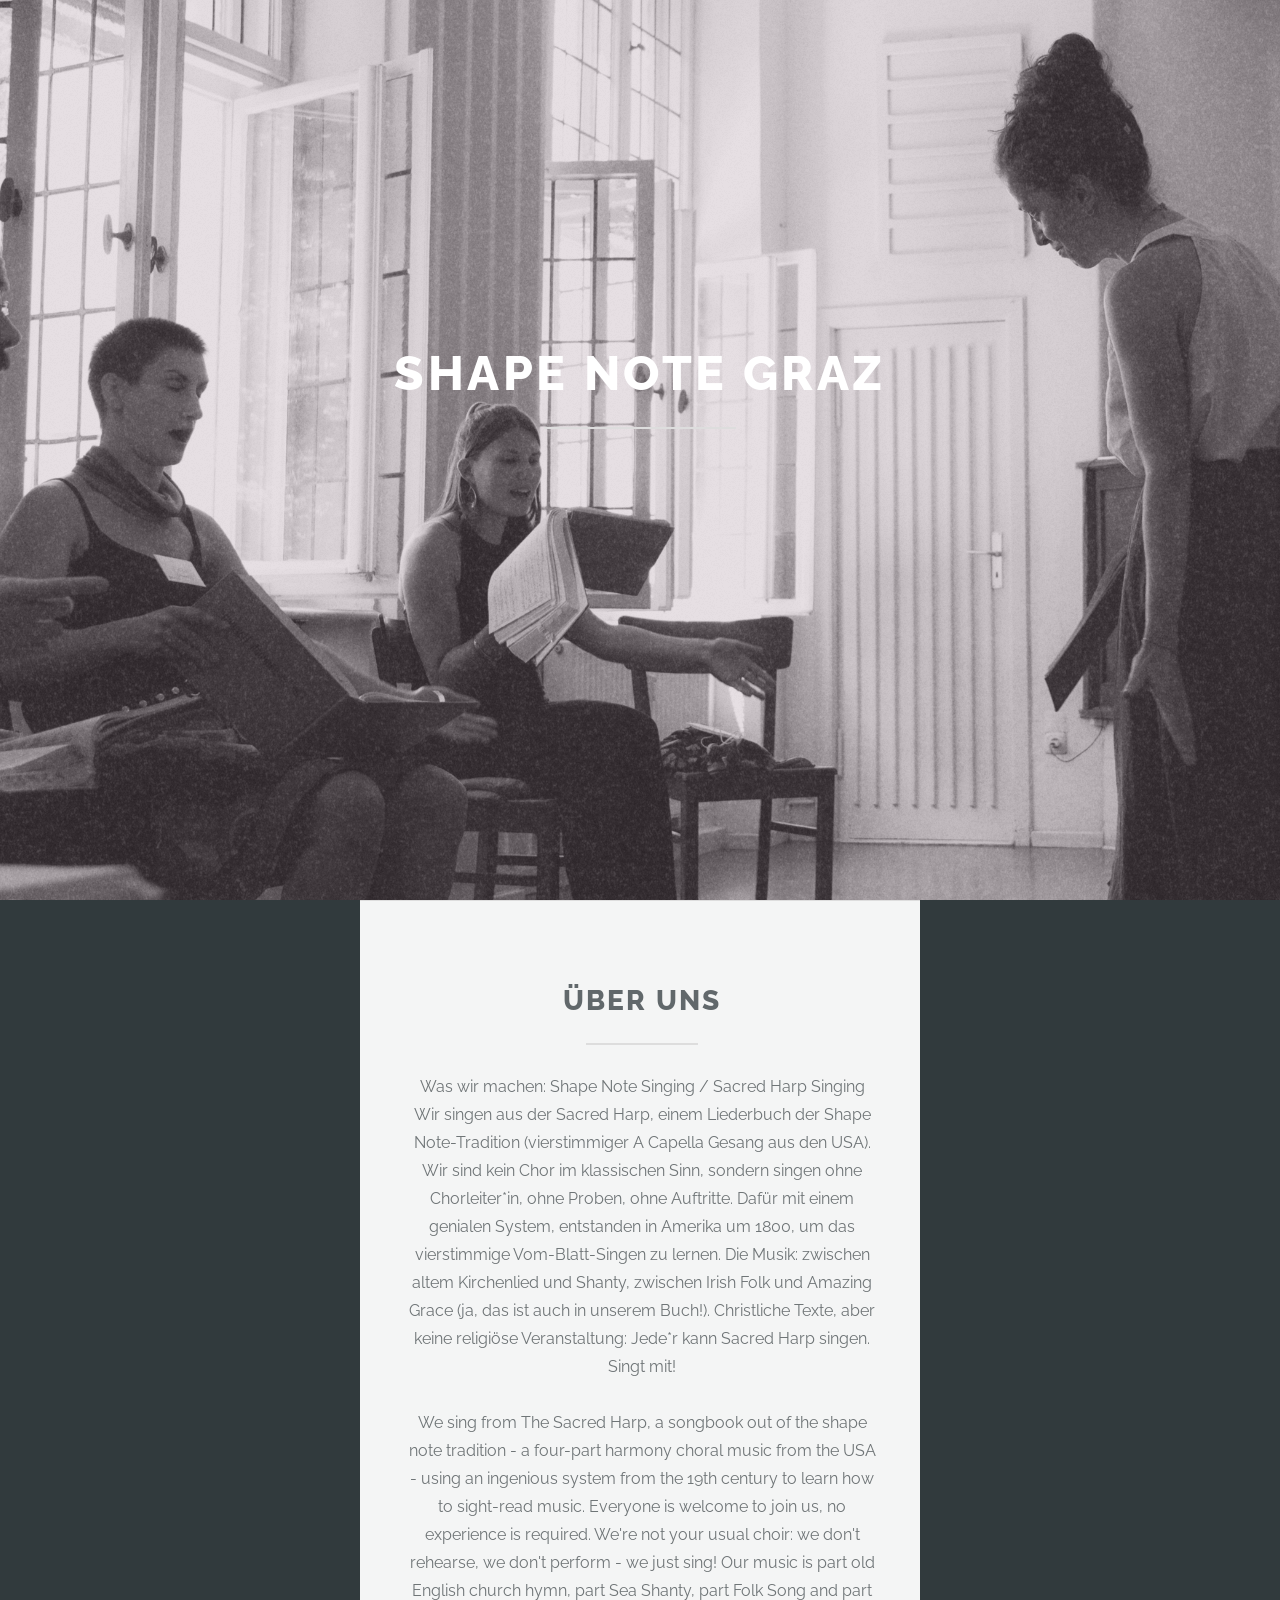
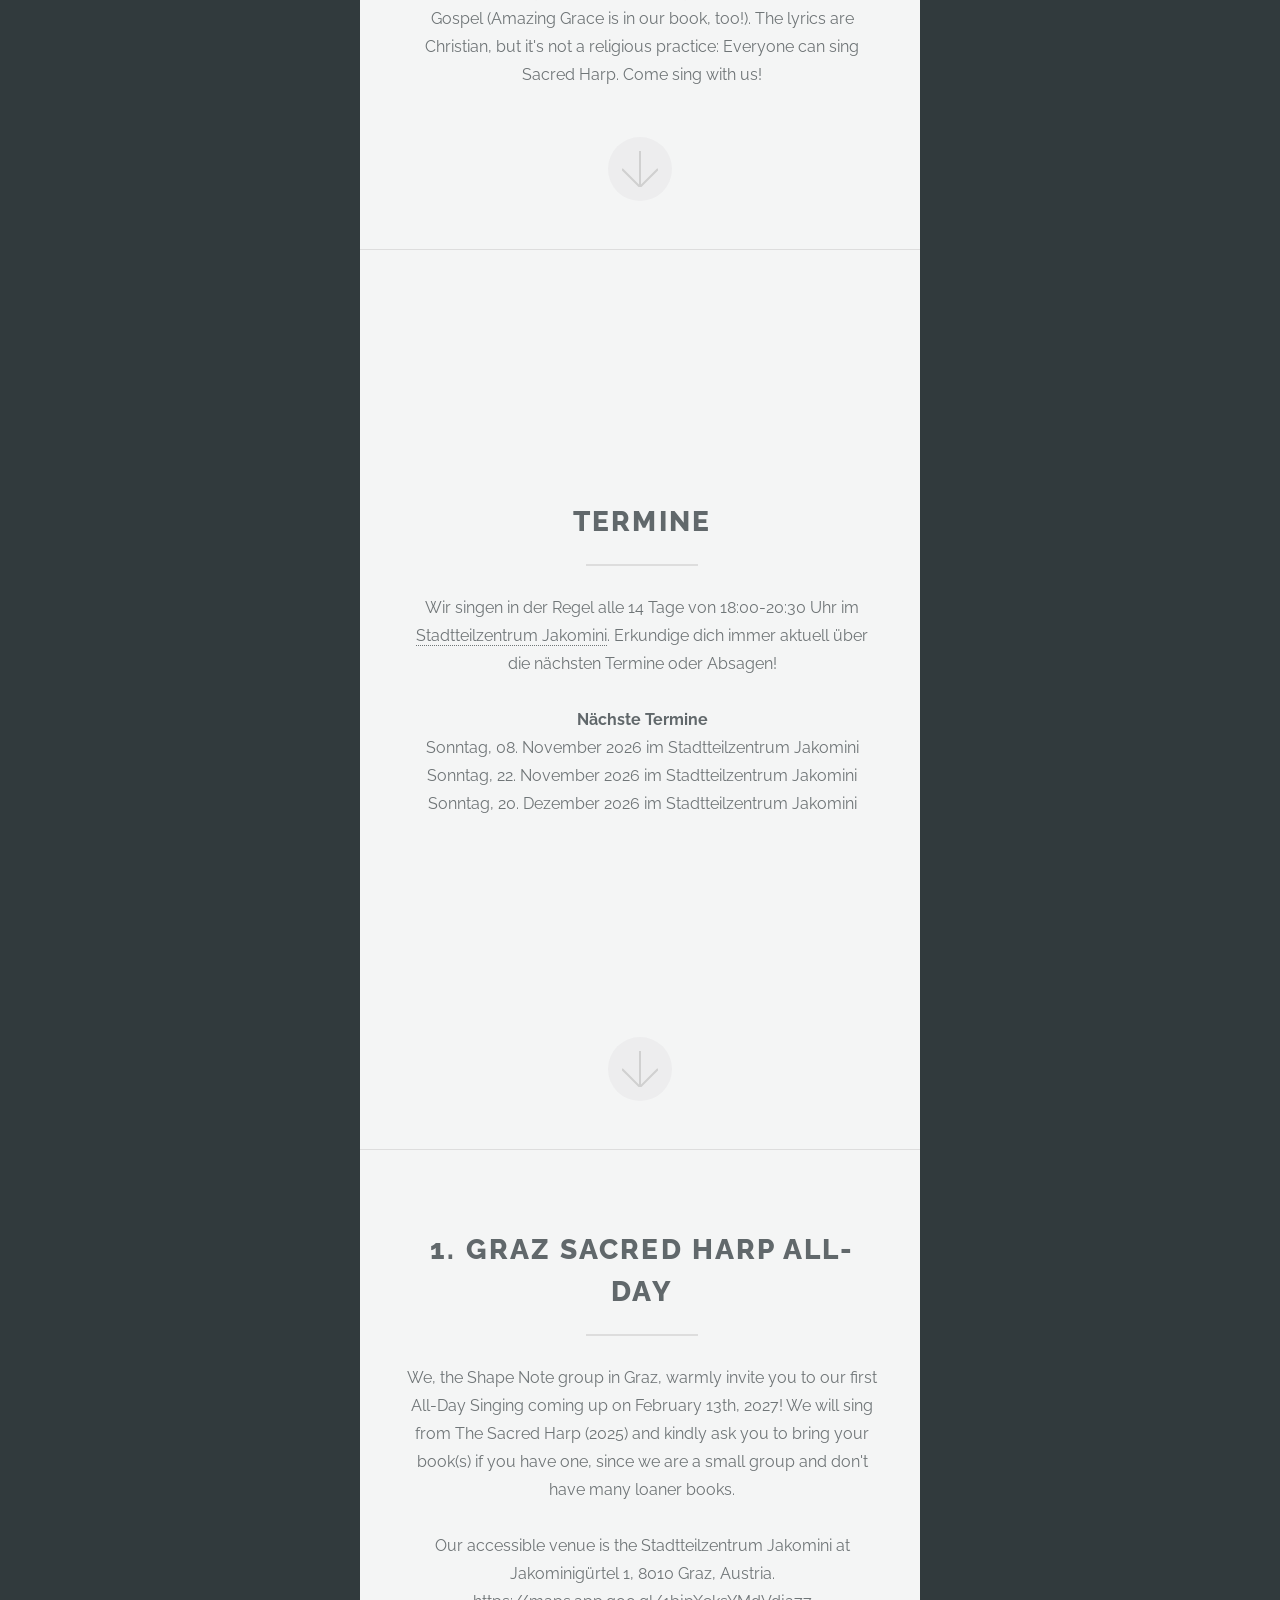
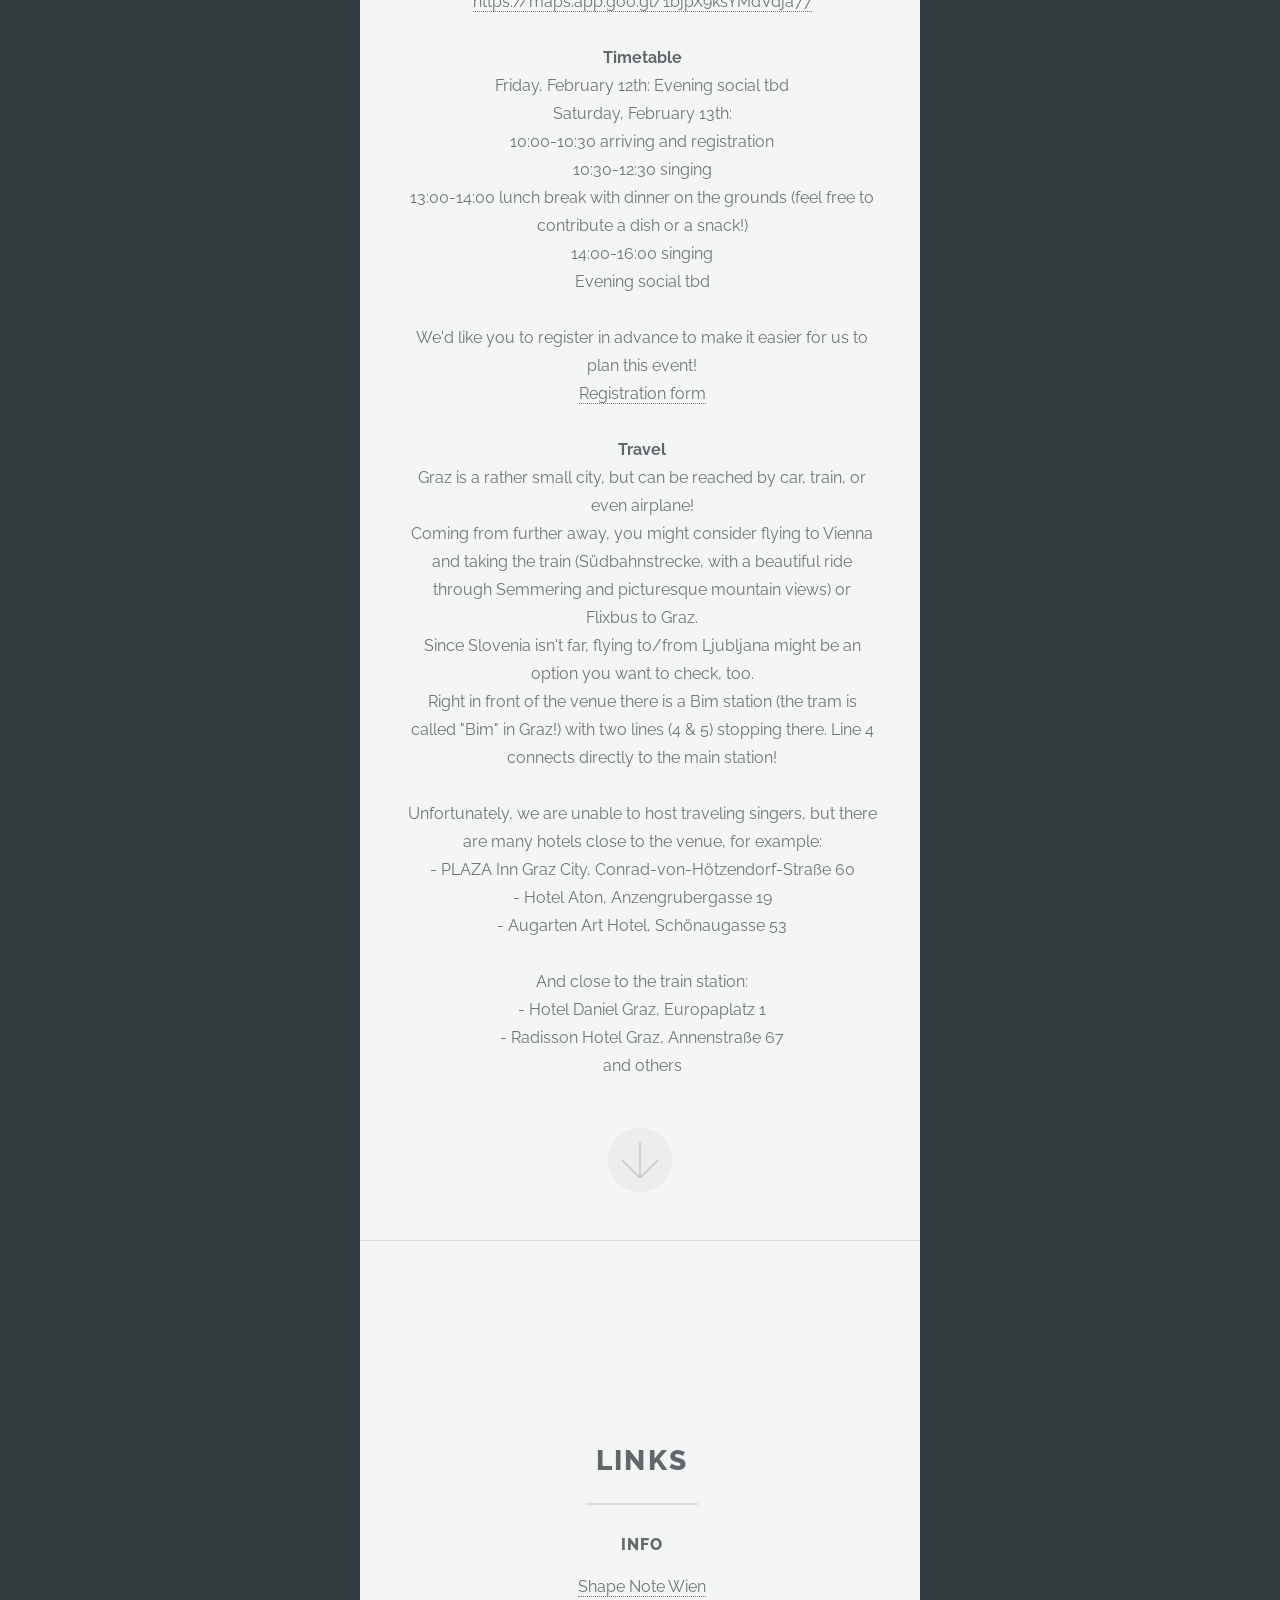
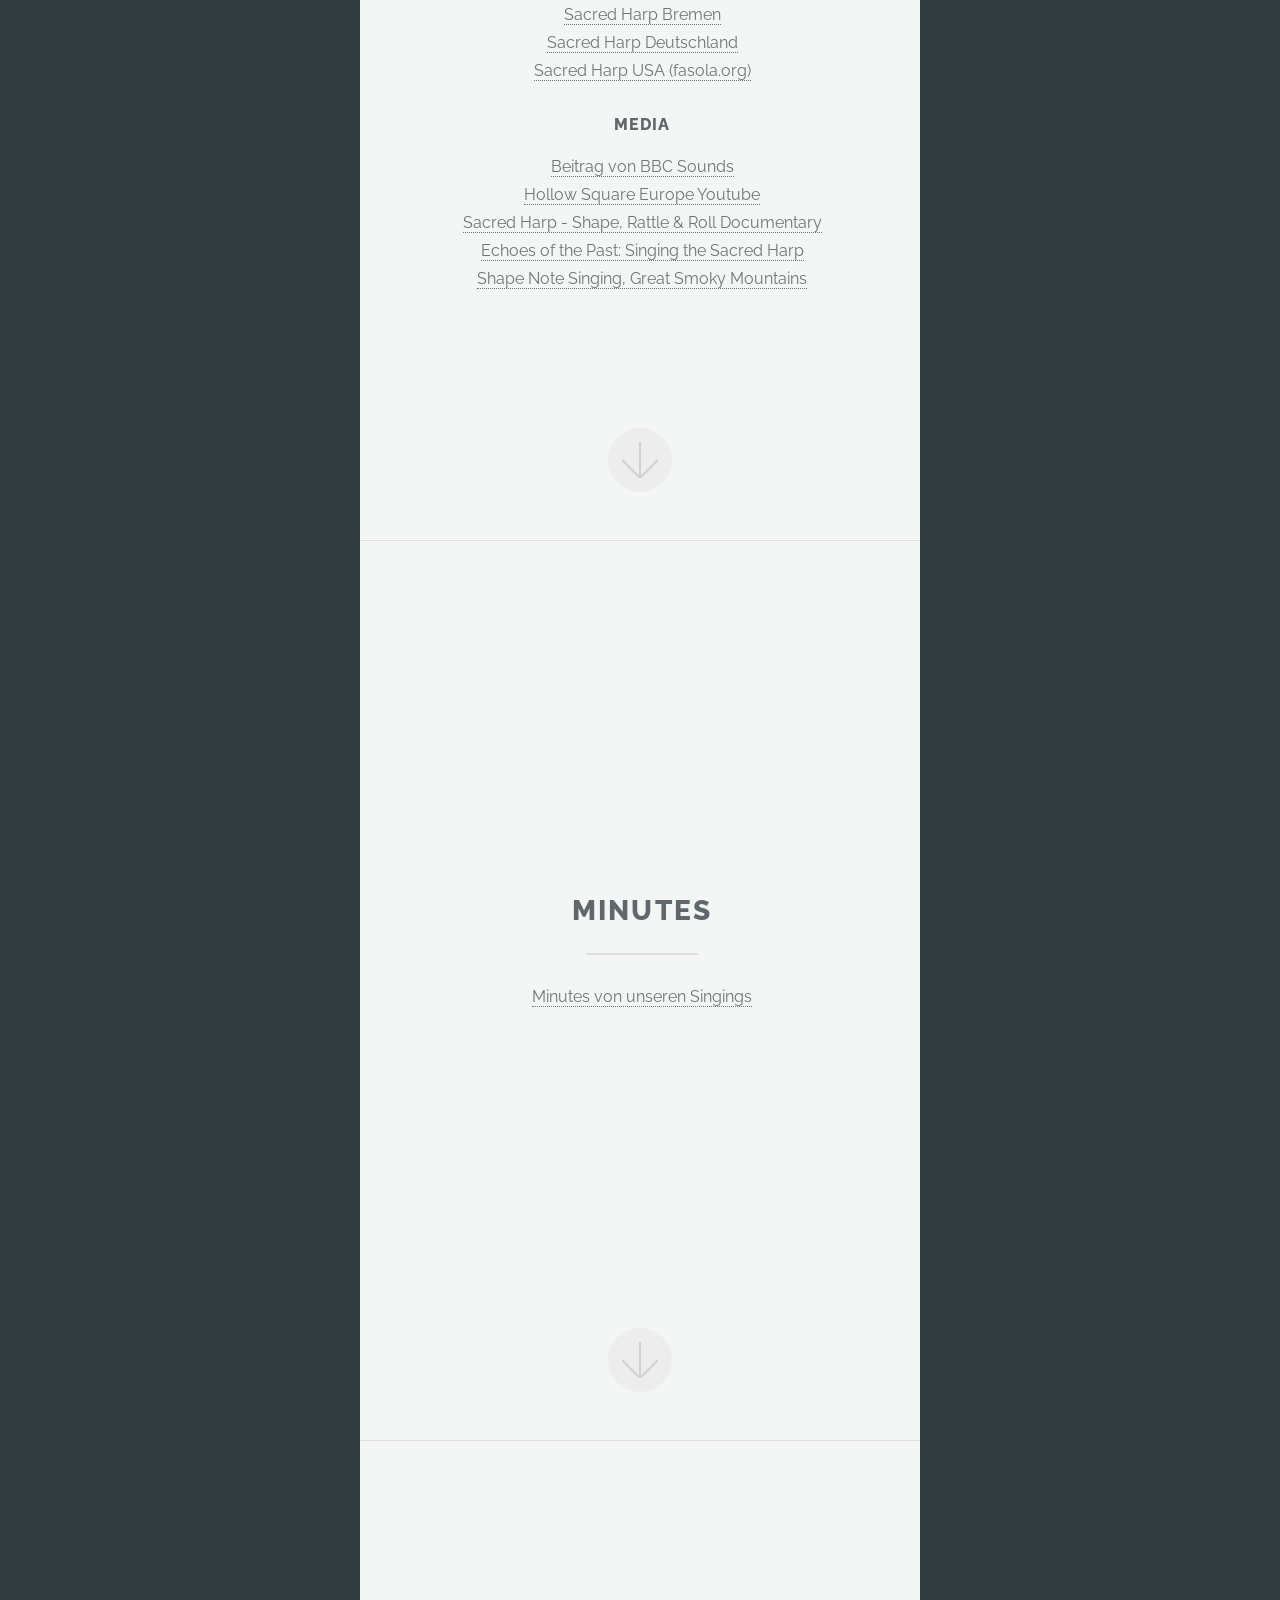
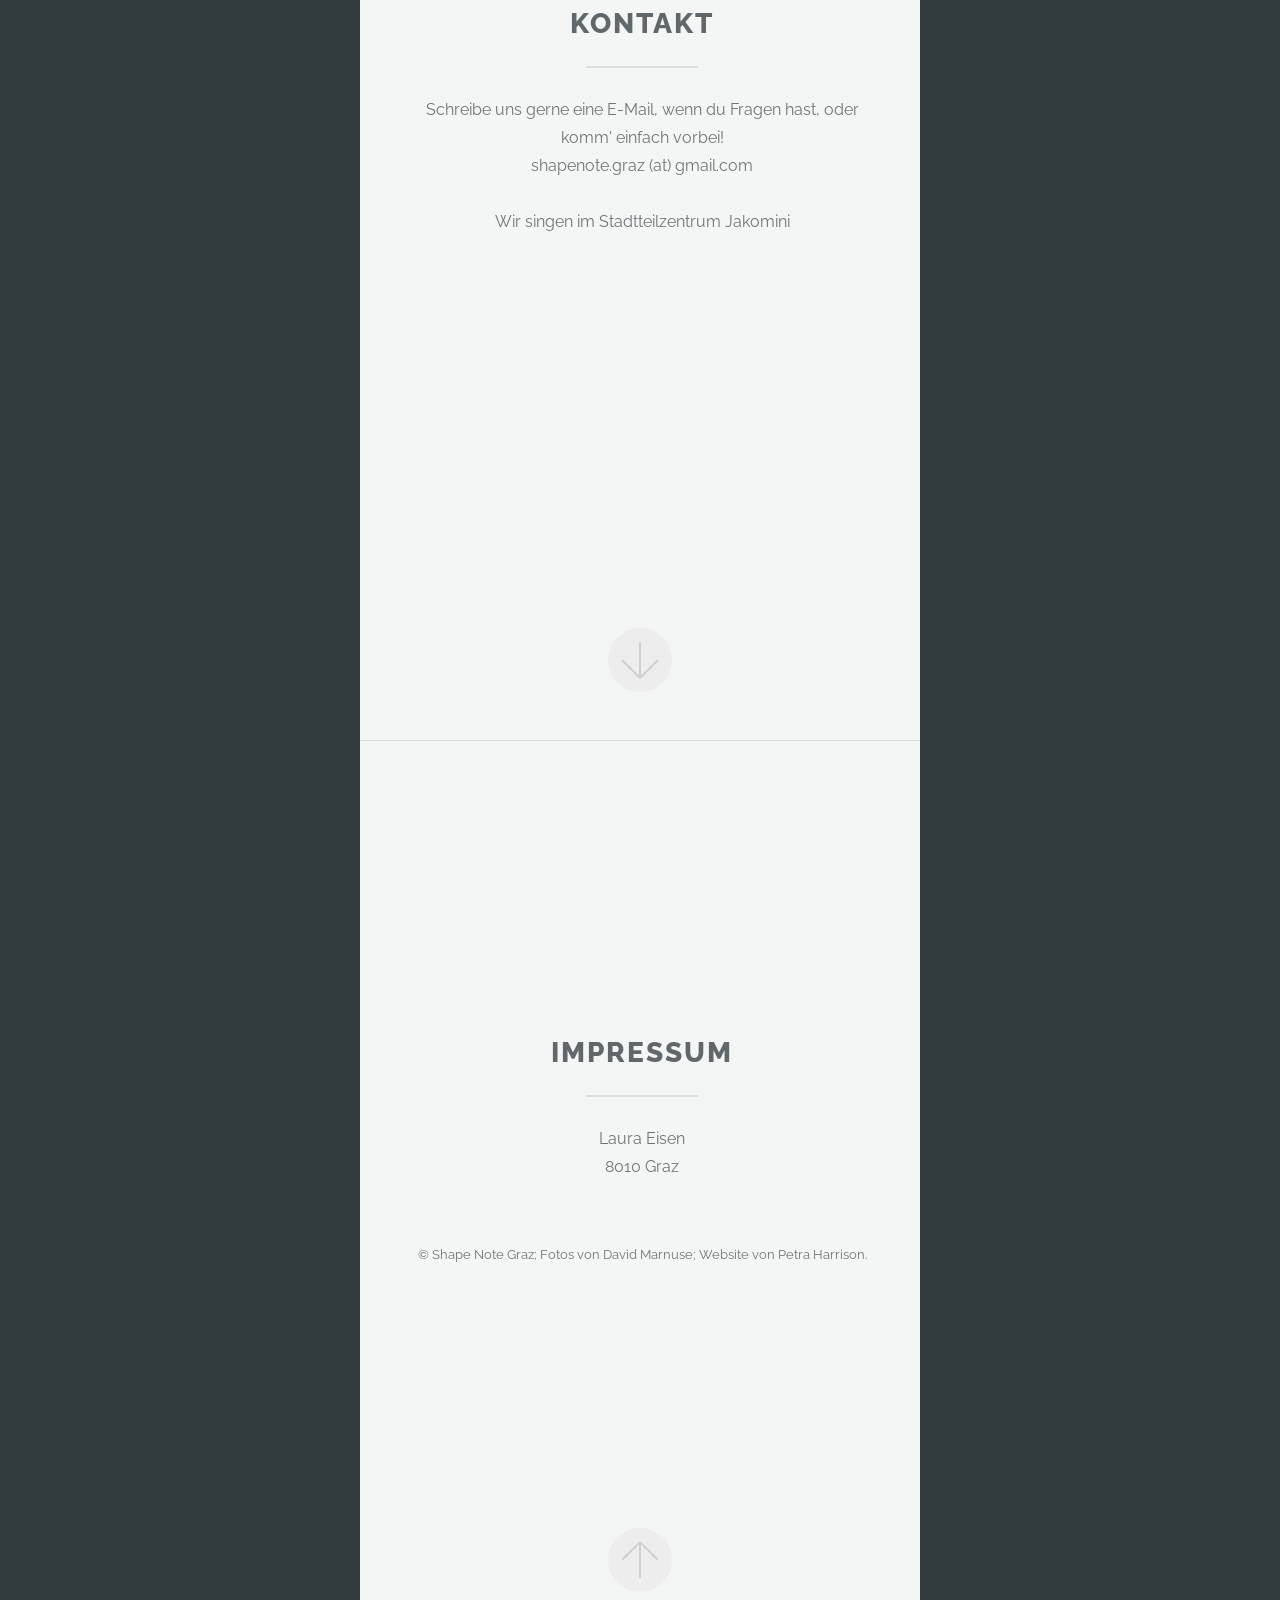
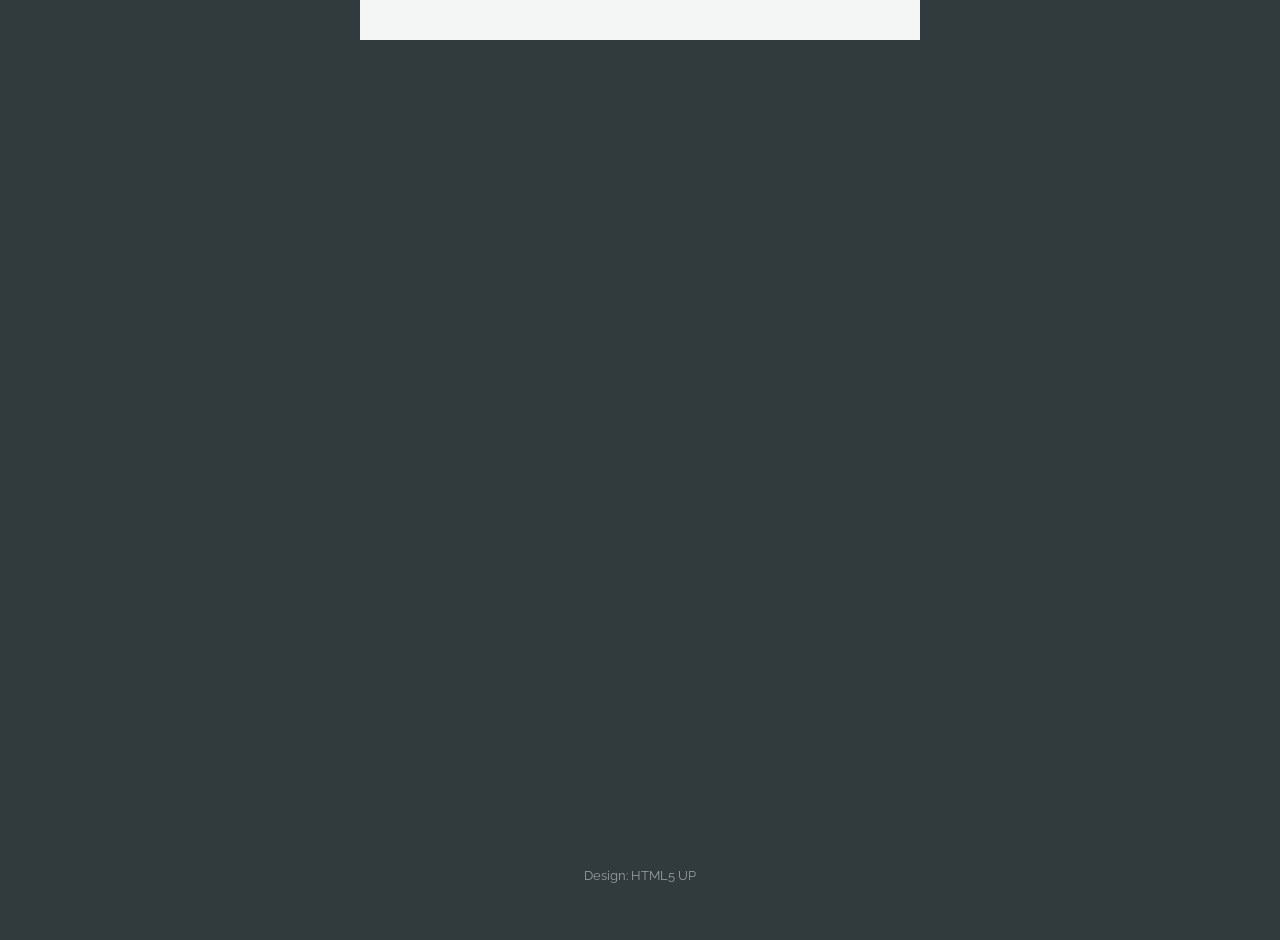
<file: index.html>
<!DOCTYPE HTML>
<!--
	Highlights by HTML5 UP
	html5up.net | @ajlkn
	Free for personal and commercial use under the CCA 3.0 license (html5up.net/license)
-->
<html>
	<head>
		<title>Shape Note Graz</title>
		<meta charset="utf-8" />
		<meta name="viewport" content="width=device-width, initial-scale=1, user-scalable=no" />
		<link rel="stylesheet" href="assets/css/main.css" />
	</head>
	<body class="is-preload">

		<!-- Header -->
			<section id="header">
				<header class="major">
					<h1>Shape Note Graz</h1>
				</header>

			</section>

		<!-- One -->
			<section id="one" class="main special">
				<div class="container">
					<span class="image fit primary"><img src="images/shapenotegraz_02.jpg" alt="" /></span>
					<div class="content">
						<header class="major">
							<h2>Über uns</h2>
						</header>
						<p>Was wir machen:
Shape Note Singing / Sacred Harp Singing<br>
Wir singen aus der Sacred Harp, einem Liederbuch der Shape Note-Tradition (vierstimmiger A Capella Gesang aus den USA). Wir sind kein Chor im klassischen Sinn, sondern singen ohne Chorleiter*in, ohne Proben, ohne Auftritte. Dafür mit einem genialen System, entstanden in Amerika um 1800, um das vierstimmige Vom-Blatt-Singen zu lernen. Die Musik: zwischen altem Kirchenlied und Shanty, zwischen Irish Folk und Amazing Grace (ja, das ist auch in unserem Buch!). Christliche Texte, aber keine religiöse Veranstaltung: Jede*r kann Sacred Harp singen. Singt mit!
<br>
<br>
We sing from The Sacred Harp, a songbook out of the shape note tradition - a four-part harmony choral music from the USA - using an ingenious system from the 19th century to learn how to sight-read music. Everyone is welcome to join us, no experience is required. We're not your usual choir: we don't rehearse, we don't perform - we just sing! Our music is part old English church hymn, part Sea Shanty, part Folk Song and part Gospel (Amazing Grace is in our book, too!). The lyrics are Christian, but it's not a religious practice: Everyone can sing Sacred Harp. Come sing with us!</p>
					</div>
					<a href="#two" class="goto-next scrolly">Weiter</a>
				</div>
			</section>

		<!-- Two -->
			<section id="two" class="main special">
				<div class="container">
					<span class="image fit primary"><img src="images/shapenotegraz_03.jpg" alt="" /></span>
					<div class="content">
						<header class="major">
							<h2>Termine</h2>
						</header>
						<p>Wir singen in der Regel alle 14 Tage von 18:00-20:30 Uhr im <a href="https://maps.app.goo.gl/eDgMd3eZiP7LFNQ29" target="_blank">Stadtteilzentrum Jakomini</a>. Erkundige dich immer aktuell über die nächsten Termine oder Absagen!
						<br>
						<br>
						<strong>Nächste Termine</strong>
							<br>Sonntag, 08. November 2026 im Stadtteilzentrum Jakomini
							<br>Sonntag, 22. November 2026 im Stadtteilzentrum Jakomini
							<br>Sonntag, 20. Dezember 2026 im Stadtteilzentrum Jakomini
						

					</p>
					</div>
					<a href="#three" class="goto-next scrolly">Weiter</a>
				</div>
			</section>

<!-- Three -->
			<section id="three" class="main special">
				<div class="container">
					<span class="image fit primary"><img src="images/shapenotegraz_03.jpg" alt="" /></span>
					<div class="content">
						<header class="major">
							<h2>1. Graz Sacred Harp All-Day</h2>
						</header>
						<p>We, the Shape Note group in Graz, warmly invite you to our first All-Day Singing coming up on February 13th, 2027! We will sing from The Sacred Harp (2025) and kindly ask you to bring your book(s) if you have one, since we are a small group and don't have many loaner books.
						<br>
						<br>Our accessible venue is the Stadtteilzentrum Jakomini at Jakominigürtel 1, 8010 Graz, Austria.
						<br><a href="https://maps.app.goo.gl/1bjpX9ksYMdVdja77" target="_blank">https://maps.app.goo.gl/1bjpX9ksYMdVdja77</a>
						<br>
						<br><strong>Timetable</strong>
						<br>Friday, February 12th: Evening social tbd
						<br>Saturday, February 13th:
						<br>10:00-10:30 arriving and registration
						<br>10:30-12:30 singing
						<br>13:00-14:00 lunch break with dinner on the grounds (feel free to contribute a dish or a snack!)
						<br>14:00-16:00 singing
						<br>Evening social tbd
						<br>
						<br>We'd like you to register in advance to make it easier for us to plan this event!
						<br><a href="https://docs.google.com/forms/d/e/1FAIpQLSd5ibkmKGFxCad-n-oik8t7WnDKS9aViNaMLVV2ccDIF7bvhA/viewform?usp=publish-editor" target="_blank">Registration form</a>
						<br>
						<br><strong>Travel</strong>
						<br>Graz is a rather small city, but can be reached by car, train, or even airplane!
						<br>Coming from further away, you might consider flying to Vienna and taking the train (Südbahnstrecke, with a beautiful ride through Semmering and picturesque mountain views) or Flixbus to Graz.
						<br>Since Slovenia isn't far, flying to/from Ljubljana might be an option you want to check, too.
						<br>Right in front of the venue there is a Bim station (the tram is called "Bim" in Graz!) with two lines (4 & 5) stopping there. Line 4 connects directly to the main station!
						<br>
						<br>Unfortunately, we are unable to host traveling singers, but there are many hotels close to the venue, for example:
						<br>- PLAZA Inn Graz City, Conrad-von-Hötzendorf-Straße 60
						<br>- Hotel Aton, Anzengrubergasse 19
						<br>- Augarten Art Hotel, Schönaugasse 53
						<br>
						<br>And close to the train station:
						<br>- Hotel Daniel Graz, Europaplatz 1
						<br>- Radisson Hotel Graz, Annenstraße 67
						<br>and others
					</p>
					</div>
					<a href="#four" class="goto-next scrolly">Weiter</a>
				</div>
			</section>



	<!-- Four -->
			<section id="four" class="main special">
				<div class="container">
					<span class="image fit primary"><img src="images/shapenotegraz_04.jpeg" alt="" /></span>
					<div class="content">
						<header class="major">
							<h2>Links</h2>
						</header>
					<h3>Info</h3>	
  							<a href="https://shapenote.wien/" target="_blank">Shape Note Wien</a><br>
 							<a href="https://sacredharpbremen.org/" target="_blank">Sacred Harp Bremen</a><br>
							<a href="https://sacredharp.de/" target="_blank">Sacred Harp Deutschland</a><br>
							<a href="https://fasola.org/" target="_blank">Sacred Harp USA (fasola.org)</a><br>
					<br><h3>Media</h3>
							<a href="https://www.bbc.co.uk/sounds/play/w3ct6vnp/" target="_blank">Beitrag von BBC Sounds</a><br>
							<a href="https://www.youtube.com/@hollow_squareEU" target="_blank">Hollow Square Europe Youtube</a><br>
							<a href="https://youtu.be/0J63JvsVFoU?si=hlC-8T3B5l9cWjAL" target="_blank">Sacred Harp - Shape, Rattle & Roll Documentary</a><br>
							<a href="https://youtu.be/s52JDzvIEBg?si=X5OTwfvTvxNDacWZ" target="_blank">Echoes of the Past: Singing the Sacred Harp</a><br>
							<a href="https://youtu.be/FyrUhdBHOg8?si=x1tKJuThgXxLwzIJ" target="_blank">Shape Note Singing, Great Smoky Mountains</a><br>

					</div>
					<a href="#five" class="goto-next scrolly">Weiter</a>
				</div>
			</section>


			<!-- Five -->
			<section id="five" class="main special">
				<div class="container">
					<span class="image fit primary"><img src="images/shapenotegraz_05.jpeg" alt="" /></span>
					<div class="content">
						<header class="major">
							<h2>Minutes</h2>
						</header>
						<p><a href="https://docs.google.com/document/d/1fqN2V4uMs_wAo0e02vJDBTc4wzVezlDKm-hyDaYhWDU/edit?tab=t.0" target="_blank">Minutes von unseren Singings</a></p>
						<ul class="icons-grid">
						</ul>
					</div>
					<a href="#six" class="goto-next scrolly">Weiter</a>
				</div>
			</section>

		<!-- Six -->
			<section id="six" class="main special">
				<div class="container">
					<span class="image fit primary"><img src="images/shapenotegraz_06.jpeg" alt="" /></span>
					<div class="content">
						<header class="major">
							<h2>Kontakt</h2>
						</header>
						<p>Schreibe uns gerne eine E-Mail, wenn du Fragen hast, oder komm' einfach vorbei!
							<br>
							shapenote.graz (at) gmail.com
						<br>
						<br>
						Wir singen im Stadtteilzentrum Jakomini<br><br>
						<iframe src="https://www.google.com/maps/embed?pb=!1m18!1m12!1m3!1d2718.035706617712!2d15.4456682!3d47.05914990000001!2m3!1f0!2f0!3f0!3m2!1i1024!2i768!4f13.1!3m3!1m2!1s0x476e4a9c9a2d919b%3A0x592f07ba1fe969e5!2sStadtteilzentrum%20(STZ)%20Jakomini!5e0!3m2!1sen!2sde!4v1791818707738!5m2!1sen!2sde" width="300" height="225" style="border:0;" allowfullscreen="" loading="lazy" referrerpolicy="strict-origin-when-cross-origin"></iframe>
						
						</p>
					</div>
					<a href="#seven" class="goto-next scrolly">Weiter</a>
				</div>
			</section>

		<!-- Seven -->
			<section id="seven" class="main special">
				<div class="container">
					<span class="image fit primary"><img src="images/shapenotegraz_08.jpeg" alt="" /></span>
					<div class="content">
						<header class="major">
							<h2>Impressum</h2>
						</header>
						<p>Laura Eisen<br>
						8010 Graz<br><br>
						<p style="font-size:80%;">&copy; Shape Note Graz; Fotos von David Marnuse; Website von Petra Harrison.</p>
						</p>
					</div>
					<a href="#one" class="goto-top scrolly">Nach oben</a>
				</div>
			</section>

		<!-- Footer -->
			<section id="footer">
				<footer>	
					<ul class="copyright">
						<li>Design: HTML5 UP</li>
					</ul>
				</footer>
			</section>

		<!-- Scripts -->
			<script src="assets/js/jquery.min.js"></script>
			<script src="assets/js/jquery.scrollex.min.js"></script>
			<script src="assets/js/jquery.scrolly.min.js"></script>
			<script src="assets/js/browser.min.js"></script>
			<script src="assets/js/breakpoints.min.js"></script>
			<script src="assets/js/util.js"></script>
			<script src="assets/js/main.js"></script>

	</body>
</html>
</file>
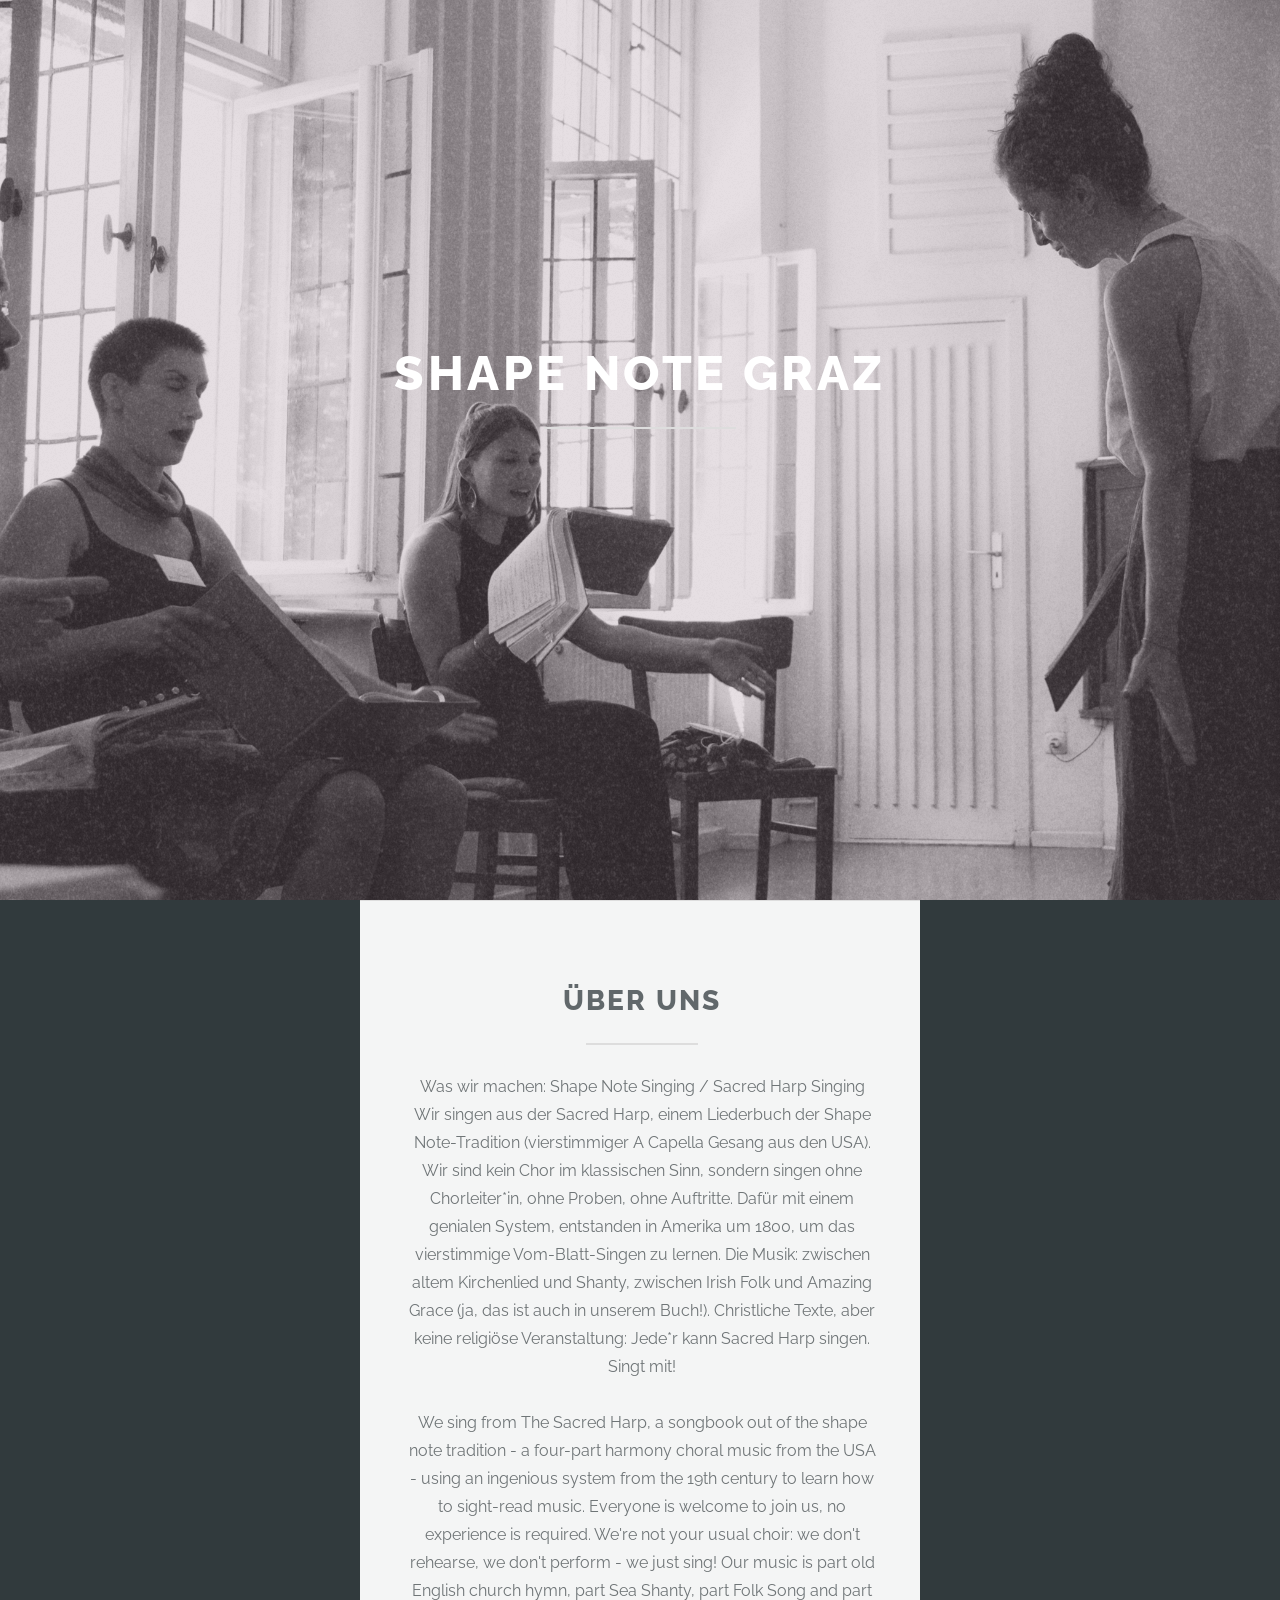
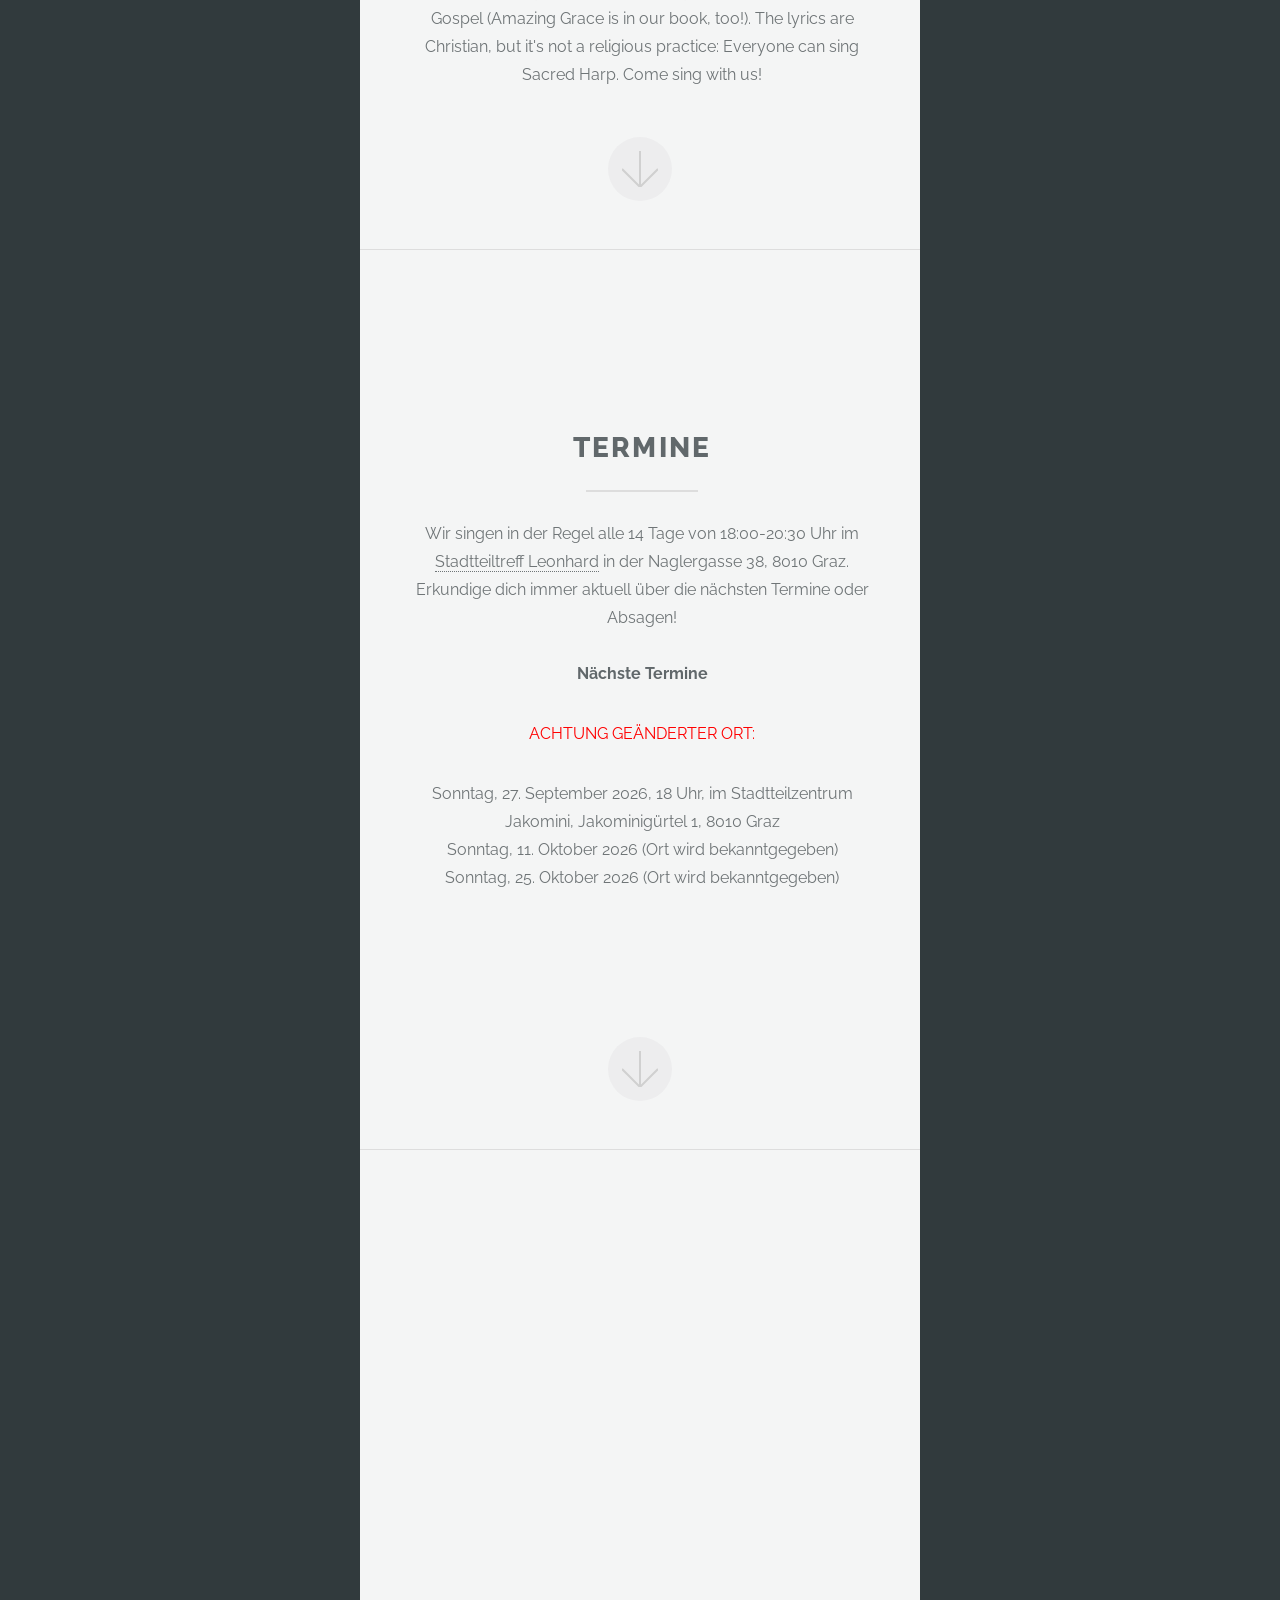
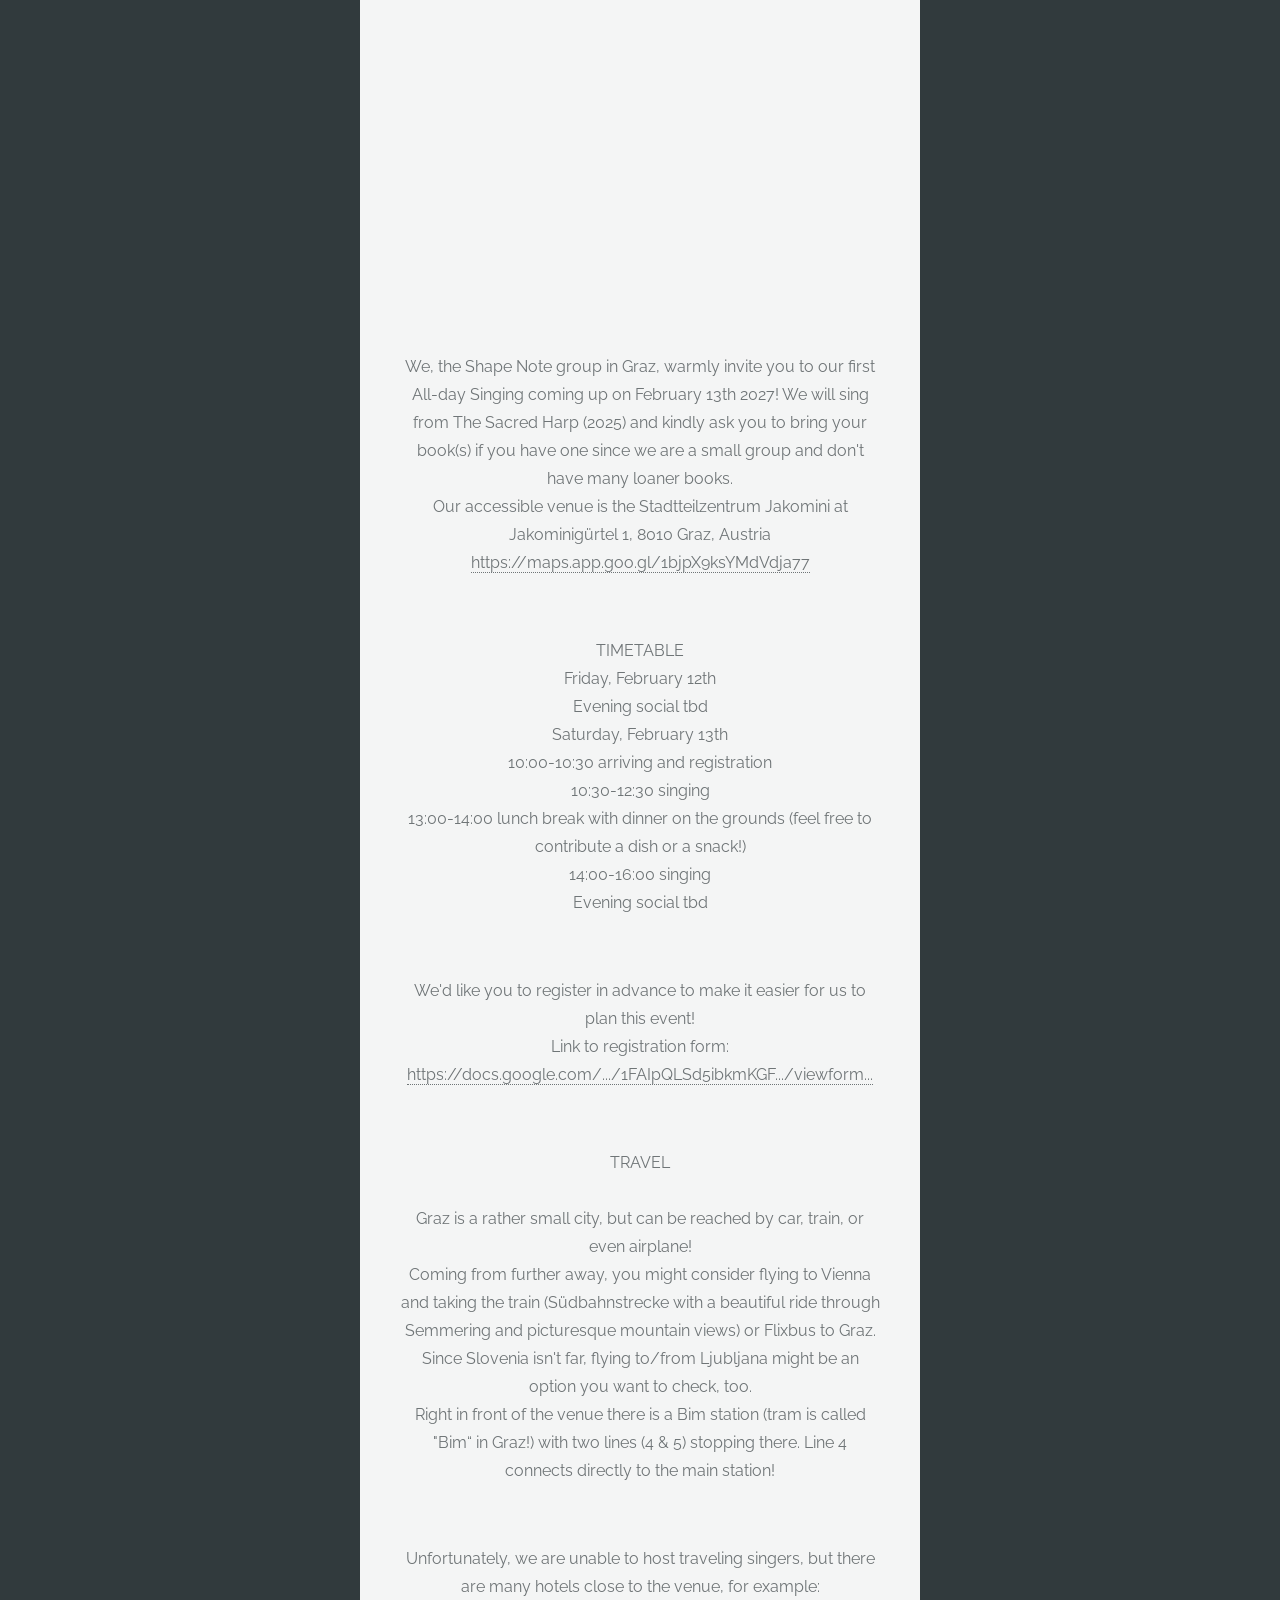
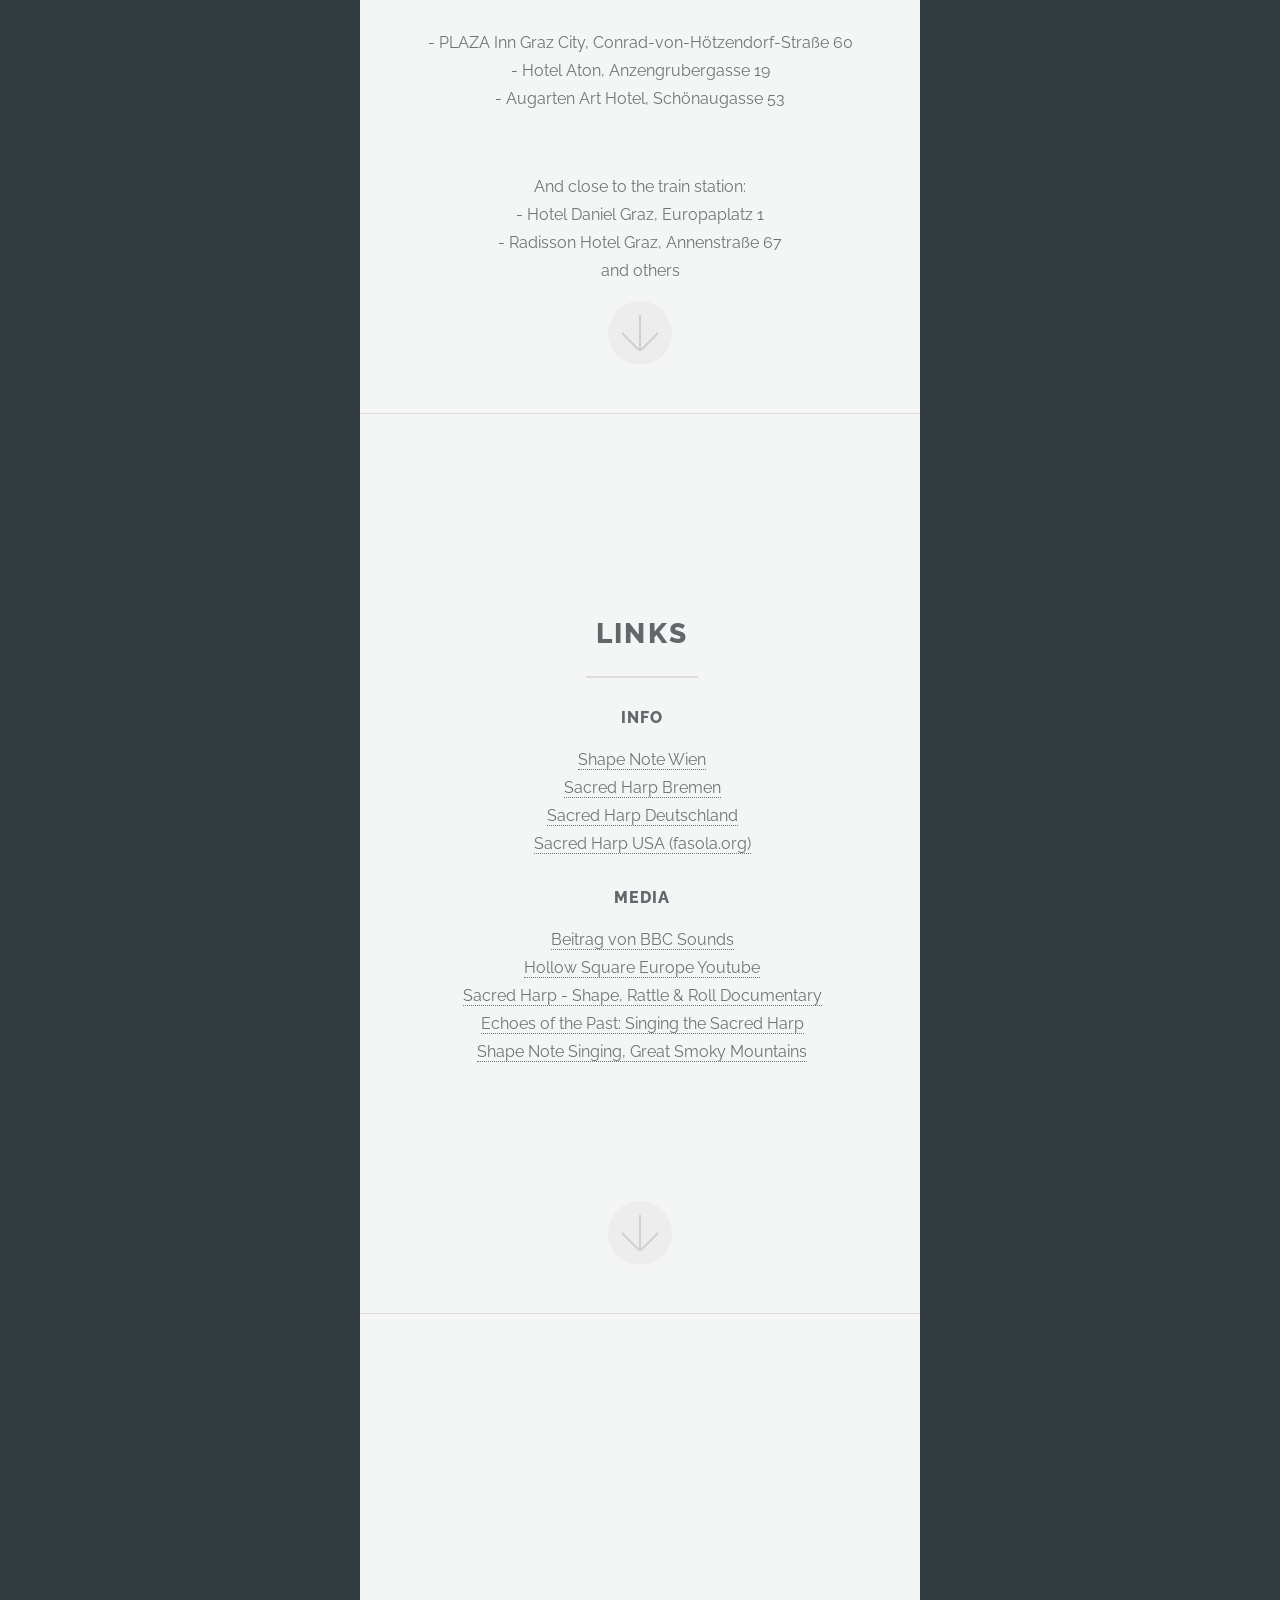
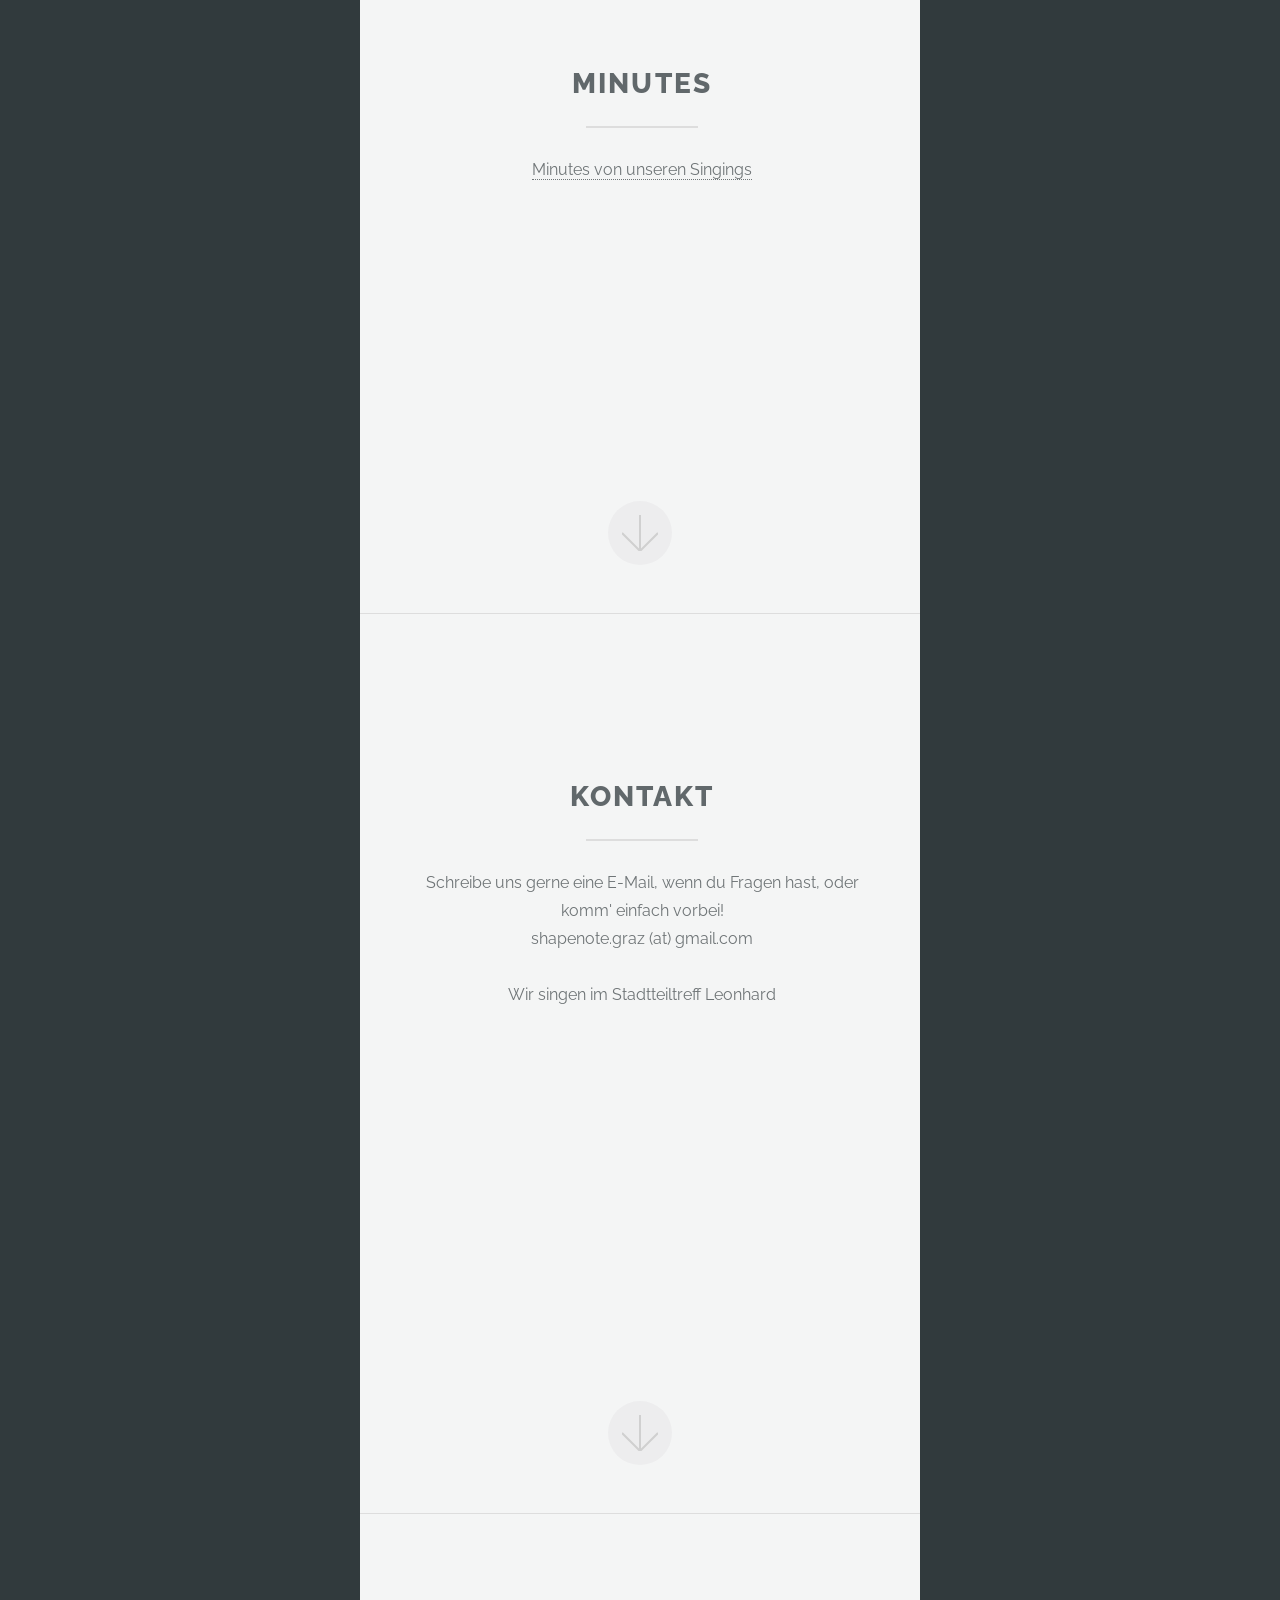
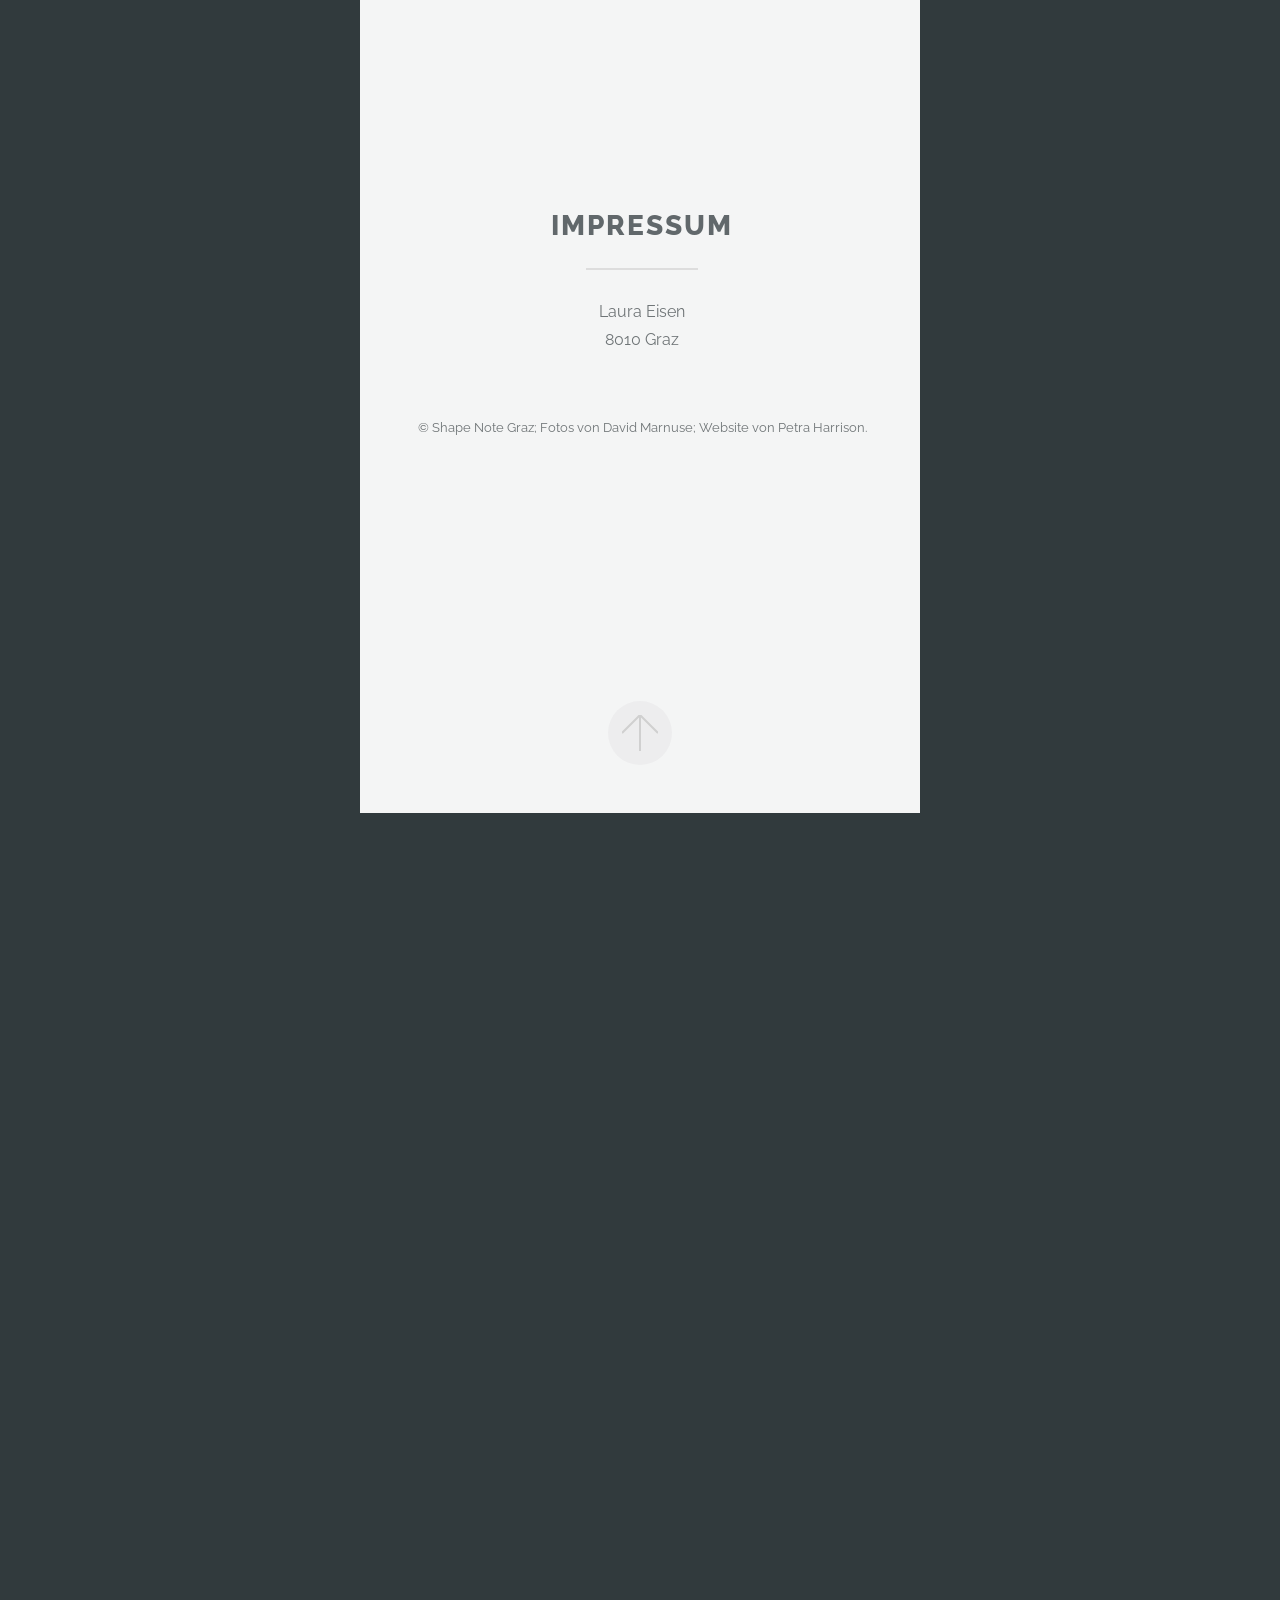
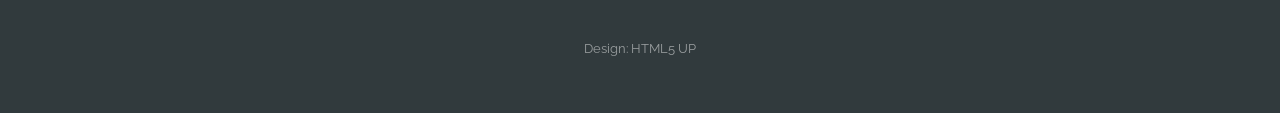
<file: old_index.html>
<!DOCTYPE HTML>
<!--
	Highlights by HTML5 UP
	html5up.net | @ajlkn
	Free for personal and commercial use under the CCA 3.0 license (html5up.net/license)
-->
<html>
	<head>
		<title>Shape Note Graz</title>
		<meta charset="utf-8" />
		<meta name="viewport" content="width=device-width, initial-scale=1, user-scalable=no" />
		<link rel="stylesheet" href="assets/css/main.css" />
	</head>
	<body class="is-preload">

		<!-- Header -->
			<section id="header">
				<header class="major">
					<h1>Shape Note Graz</h1>
				</header>

			</section>

		<!-- One -->
			<section id="one" class="main special">
				<div class="container">
					<span class="image fit primary"><img src="images/shapenotegraz_02.jpg" alt="" /></span>
					<div class="content">
						<header class="major">
							<h2>Über uns</h2>
						</header>
						<p>Was wir machen:
Shape Note Singing / Sacred Harp Singing<br>
Wir singen aus der Sacred Harp, einem Liederbuch der Shape Note-Tradition (vierstimmiger A Capella Gesang aus den USA). Wir sind kein Chor im klassischen Sinn, sondern singen ohne Chorleiter*in, ohne Proben, ohne Auftritte. Dafür mit einem genialen System, entstanden in Amerika um 1800, um das vierstimmige Vom-Blatt-Singen zu lernen. Die Musik: zwischen altem Kirchenlied und Shanty, zwischen Irish Folk und Amazing Grace (ja, das ist auch in unserem Buch!). Christliche Texte, aber keine religiöse Veranstaltung: Jede*r kann Sacred Harp singen. Singt mit!
<br>
<br>
We sing from The Sacred Harp, a songbook out of the shape note tradition - a four-part harmony choral music from the USA - using an ingenious system from the 19th century to learn how to sight-read music. Everyone is welcome to join us, no experience is required. We're not your usual choir: we don't rehearse, we don't perform - we just sing! Our music is part old English church hymn, part Sea Shanty, part Folk Song and part Gospel (Amazing Grace is in our book, too!). The lyrics are Christian, but it's not a religious practice: Everyone can sing Sacred Harp. Come sing with us!</p>
					</div>
					<a href="#two" class="goto-next scrolly">Weiter</a>
				</div>
			</section>

		<!-- Two -->
			<section id="two" class="main special">
				<div class="container">
					<span class="image fit primary"><img src="images/shapenotegraz_03.jpg" alt="" /></span>
					<div class="content">
						<header class="major">
							<h2>Termine</h2>
						</header>
						<p>Wir singen in der Regel alle 14 Tage von 18:00-20:30 Uhr im <a href="https://www.jukus.at/stadtteilarbeit/stadtteiltreff/" target="_blank">Stadtteiltreff Leonhard</a> in der Naglergasse 38, 8010 Graz. Erkundige dich immer aktuell über die nächsten Termine oder Absagen!
						<br>
						<br>
						<strong>Nächste Termine</strong>
							<br><p style="color: red;">ACHTUNG GEÄNDERTER ORT:</p> Sonntag, 27. September 2026, 18 Uhr, im Stadtteilzentrum Jakomini, Jakominigürtel 1, 8010 Graz
							<br>Sonntag, 11. Oktober 2026 (Ort wird bekanntgegeben)
							<br>Sonntag, 25. Oktober 2026 (Ort wird bekanntgegeben)
						

					</p>
					</div>
					<a href="#three" class="goto-next scrolly">Weiter</a>
				</div>
			</section>

<!-- Three -->
			<section id="three" class="main special">
				<div class="container">
					<span class="image fit primary"><img src="images/shapenotegraz_03.jpg" alt="" /></span>
					<p>
    <meta charset="utf-8">
</p>
<div>We, the Shape Note group in Graz, warmly invite you to our first All-day Singing coming up on February 13th 2027! We will sing from The Sacred Harp (2025) and kindly ask you to bring your book(s) if you have one since we are a small group and don&apos;t have many loaner books.</div>
<div>Our accessible venue is the Stadtteilzentrum Jakomini at Jakominig&uuml;rtel 1, 8010 Graz, Austria<br><a href="https://maps.app.goo.gl/1bjpX9ksYMdVdja77?fbclid=IwcGRvZgFleHRuA2FlbQIxMABicmlkETFpenhQZmlWSTgyakZOYlNnc3J0YwZhcHBfaWQQMjIyMDM5MTc4ODIwMDg5MgABHivh0VmYh7okd20HpVnqXxrC7G23jmbA12xNyTAiOczhurMDBOt3vcoU32hv_aem_7ZJuHfBZruuhjEPAvMEb1A" rel="nofollow noreferrer" role="link" tabindex="0" target="_blank">https://maps.app.goo.gl/1bjpX9ksYMdVdja77</a></div>
<p><br></p>
<div>TIMETABLE</div>
<div>Friday, February 12th<br>Evening social tbd</div>
<div>Saturday, February 13th<br>10:00-10:30 arriving and registration<br>10:30-12:30 singing<br>13:00-14:00 lunch break with dinner on the grounds (feel free to contribute a dish or a snack!)<br>14:00-16:00 singing</div>
<div>Evening social tbd</div>
<p><br></p>
<div>We&apos;d like you to register in advance to make it easier for us to plan this event!<br>Link to registration form: <a href="https://docs.google.com/forms/d/e/1FAIpQLSd5ibkmKGFxCad-n-oik8t7WnDKS9aViNaMLVV2ccDIF7bvhA/viewform?usp=publish-editor" rel="nofollow noreferrer" role="link" tabindex="0" target="_blank">https://docs.google.com/.../1FAIpQLSd5ibkmKGF.../viewform...</a></div>
<p><br></p>
<div>TRAVEL<br><br>Graz is a rather small city, but can be reached by car, train, or even airplane!<br>Coming from further away, you might consider flying to Vienna and taking the train (S&uuml;dbahnstrecke with a beautiful ride through Semmering and picturesque mountain views) or Flixbus to Graz.<br>Since Slovenia isn&apos;t far, flying to/from Ljubljana might be an option you want to check, too.</div>
<div>Right in front of the venue there is a Bim station (tram is called &quot;Bim&ldquo; in Graz!) with two lines (4 &amp; 5) stopping there. Line 4 connects directly to the main station!</div>
<p><br></p>
<div>Unfortunately, we are unable to host traveling singers, but there are many hotels close to the venue, for example:<br><br>- PLAZA Inn Graz City, Conrad-von-H&ouml;tzendorf-Stra&szlig;e 60<br>- Hotel Aton, Anzengrubergasse 19<br>- Augarten Art Hotel, Sch&ouml;naugasse 53</div>
<p><br></p>
<div>And close to the train station:<br>- Hotel Daniel Graz, Europaplatz 1<br>- Radisson Hotel Graz, Annenstra&szlig;e 67<br>and others</div>
					<a href="#four" class="goto-next scrolly">Weiter</a>
				</div>
			</section>



	<!-- Four -->
			<section id="four" class="main special">
				<div class="container">
					<span class="image fit primary"><img src="images/shapenotegraz_04.jpeg" alt="" /></span>
					<div class="content">
						<header class="major">
							<h2>Links</h2>
						</header>
					<h3>Info</h3>	
  							<a href="https://shapenote.wien/" target="_blank">Shape Note Wien</a><br>
 							<a href="https://sacredharpbremen.org/" target="_blank">Sacred Harp Bremen</a><br>
							<a href="https://sacredharp.de/" target="_blank">Sacred Harp Deutschland</a><br>
							<a href="https://fasola.org/" target="_blank">Sacred Harp USA (fasola.org)</a><br>
					<br><h3>Media</h3>
							<a href="https://www.bbc.co.uk/sounds/play/w3ct6vnp/" target="_blank">Beitrag von BBC Sounds</a><br>
							<a href="https://www.youtube.com/@hollow_squareEU" target="_blank">Hollow Square Europe Youtube</a><br>
							<a href="https://youtu.be/0J63JvsVFoU?si=hlC-8T3B5l9cWjAL" target="_blank">Sacred Harp - Shape, Rattle & Roll Documentary</a><br>
							<a href="https://youtu.be/s52JDzvIEBg?si=X5OTwfvTvxNDacWZ" target="_blank">Echoes of the Past: Singing the Sacred Harp</a><br>
							<a href="https://youtu.be/FyrUhdBHOg8?si=x1tKJuThgXxLwzIJ" target="_blank">Shape Note Singing, Great Smoky Mountains</a><br>

					</div>
					<a href="#five" class="goto-next scrolly">Weiter</a>
				</div>
			</section>


			<!-- Five -->
			<section id="five" class="main special">
				<div class="container">
					<span class="image fit primary"><img src="images/shapenotegraz_05.jpeg" alt="" /></span>
					<div class="content">
						<header class="major">
							<h2>Minutes</h2>
						</header>
						<p><a href="https://docs.google.com/document/d/1fqN2V4uMs_wAo0e02vJDBTc4wzVezlDKm-hyDaYhWDU/edit?tab=t.0" target="_blank">Minutes von unseren Singings</a></p>
						<ul class="icons-grid">
						</ul>
					</div>
					<a href="#six" class="goto-next scrolly">Weiter</a>
				</div>
			</section>

		<!-- Six -->
			<section id="six" class="main special">
				<div class="container">
					<span class="image fit primary"><img src="images/shapenotegraz_06.jpeg" alt="" /></span>
					<div class="content">
						<header class="major">
							<h2>Kontakt</h2>
						</header>
						<p>Schreibe uns gerne eine E-Mail, wenn du Fragen hast, oder komm' einfach vorbei!
							<br>
							shapenote.graz (at) gmail.com
						<br>
						<br>
						Wir singen im Stadtteiltreff Leonhard<br><br>
						<iframe src="https://www.google.com/maps/embed?pb=!1m18!1m12!1m3!1d2717.5185277195806!2d15.452079375854352!3d47.069294371145574!2m3!1f0!2f0!3f0!3m2!1i1024!2i768!4f13.1!3m3!1m2!1s0x476e4bd2e74c7739%3A0xbff4436b59f023fa!2sStadtteiltreff%20Leonhard!5e0!3m2!1sen!2sde!4v1752093293242!5m2!1sen!2sde" width="300" height="225" style="border:0;" allowfullscreen="" loading="lazy" referrerpolicy="no-referrer-when-downgrade"></iframe>
						
						</p>
					</div>
					<a href="#seven" class="goto-next scrolly">Weiter</a>
				</div>
			</section>

		<!-- Seven -->
			<section id="seven" class="main special">
				<div class="container">
					<span class="image fit primary"><img src="images/shapenotegraz_08.jpeg" alt="" /></span>
					<div class="content">
						<header class="major">
							<h2>Impressum</h2>
						</header>
						<p>Laura Eisen<br>
						8010 Graz<br><br>
						<p style="font-size:80%;">&copy; Shape Note Graz; Fotos von David Marnuse; Website von Petra Harrison.</p>
						</p>
					</div>
					<a href="#one" class="goto-top scrolly">Nach oben</a>
				</div>
			</section>

		<!-- Footer -->
			<section id="footer">
				<footer>	
					<ul class="copyright">
						<li>Design: HTML5 UP</li>
					</ul>
				</footer>
			</section>

		<!-- Scripts -->
			<script src="assets/js/jquery.min.js"></script>
			<script src="assets/js/jquery.scrollex.min.js"></script>
			<script src="assets/js/jquery.scrolly.min.js"></script>
			<script src="assets/js/browser.min.js"></script>
			<script src="assets/js/breakpoints.min.js"></script>
			<script src="assets/js/util.js"></script>
			<script src="assets/js/main.js"></script>

	</body>
</html>
</file>
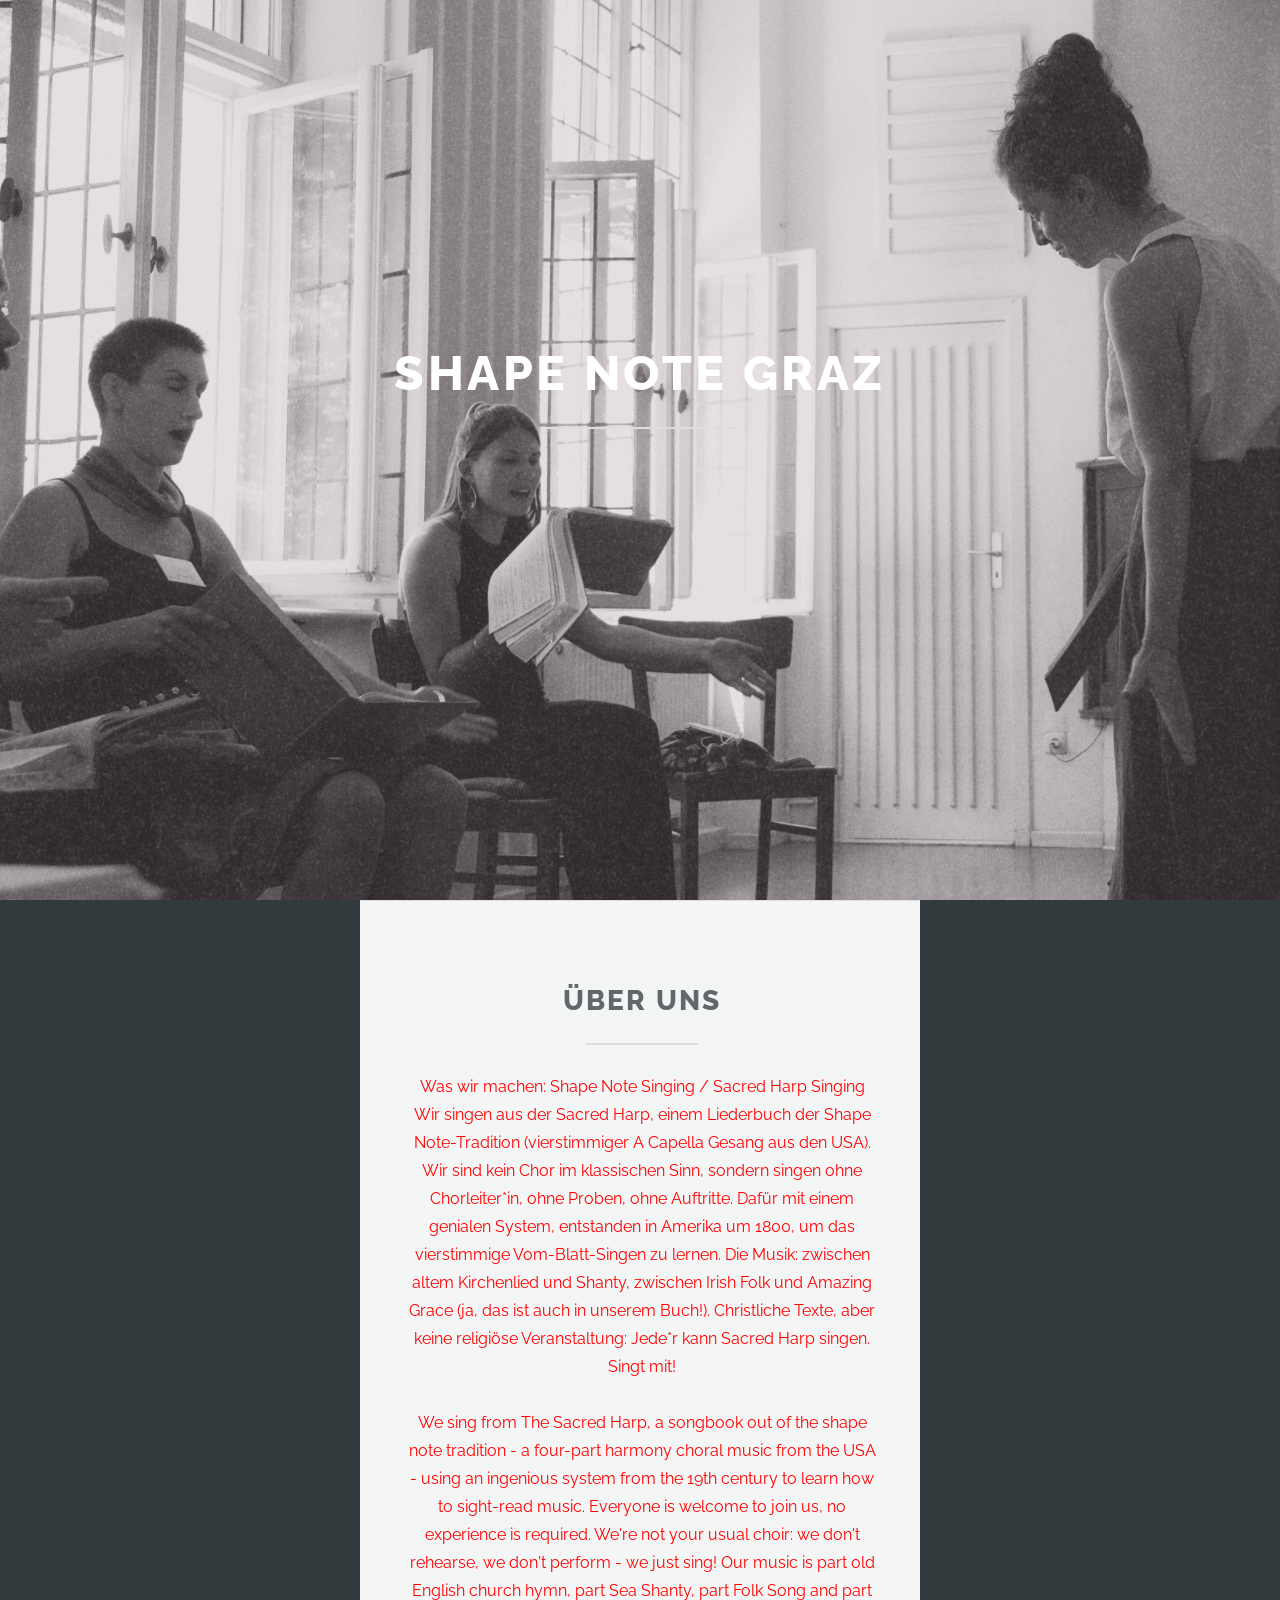
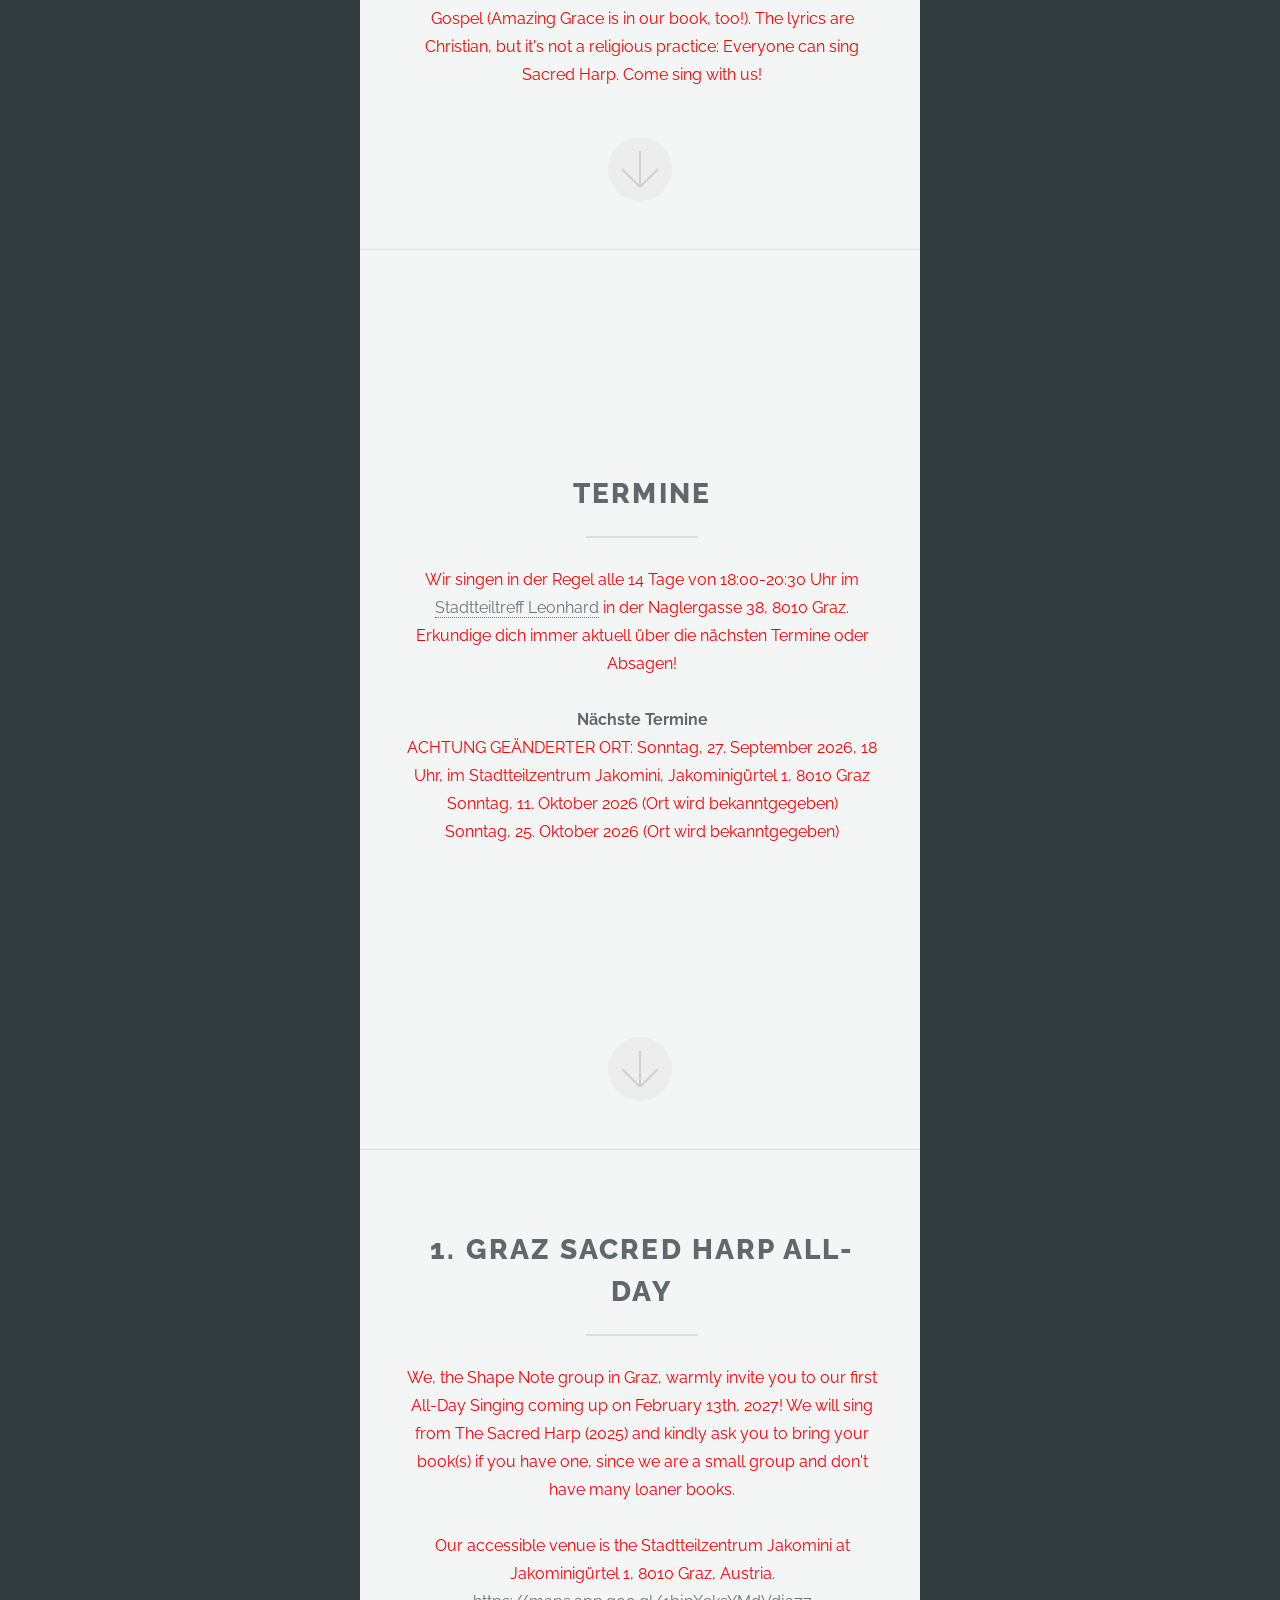
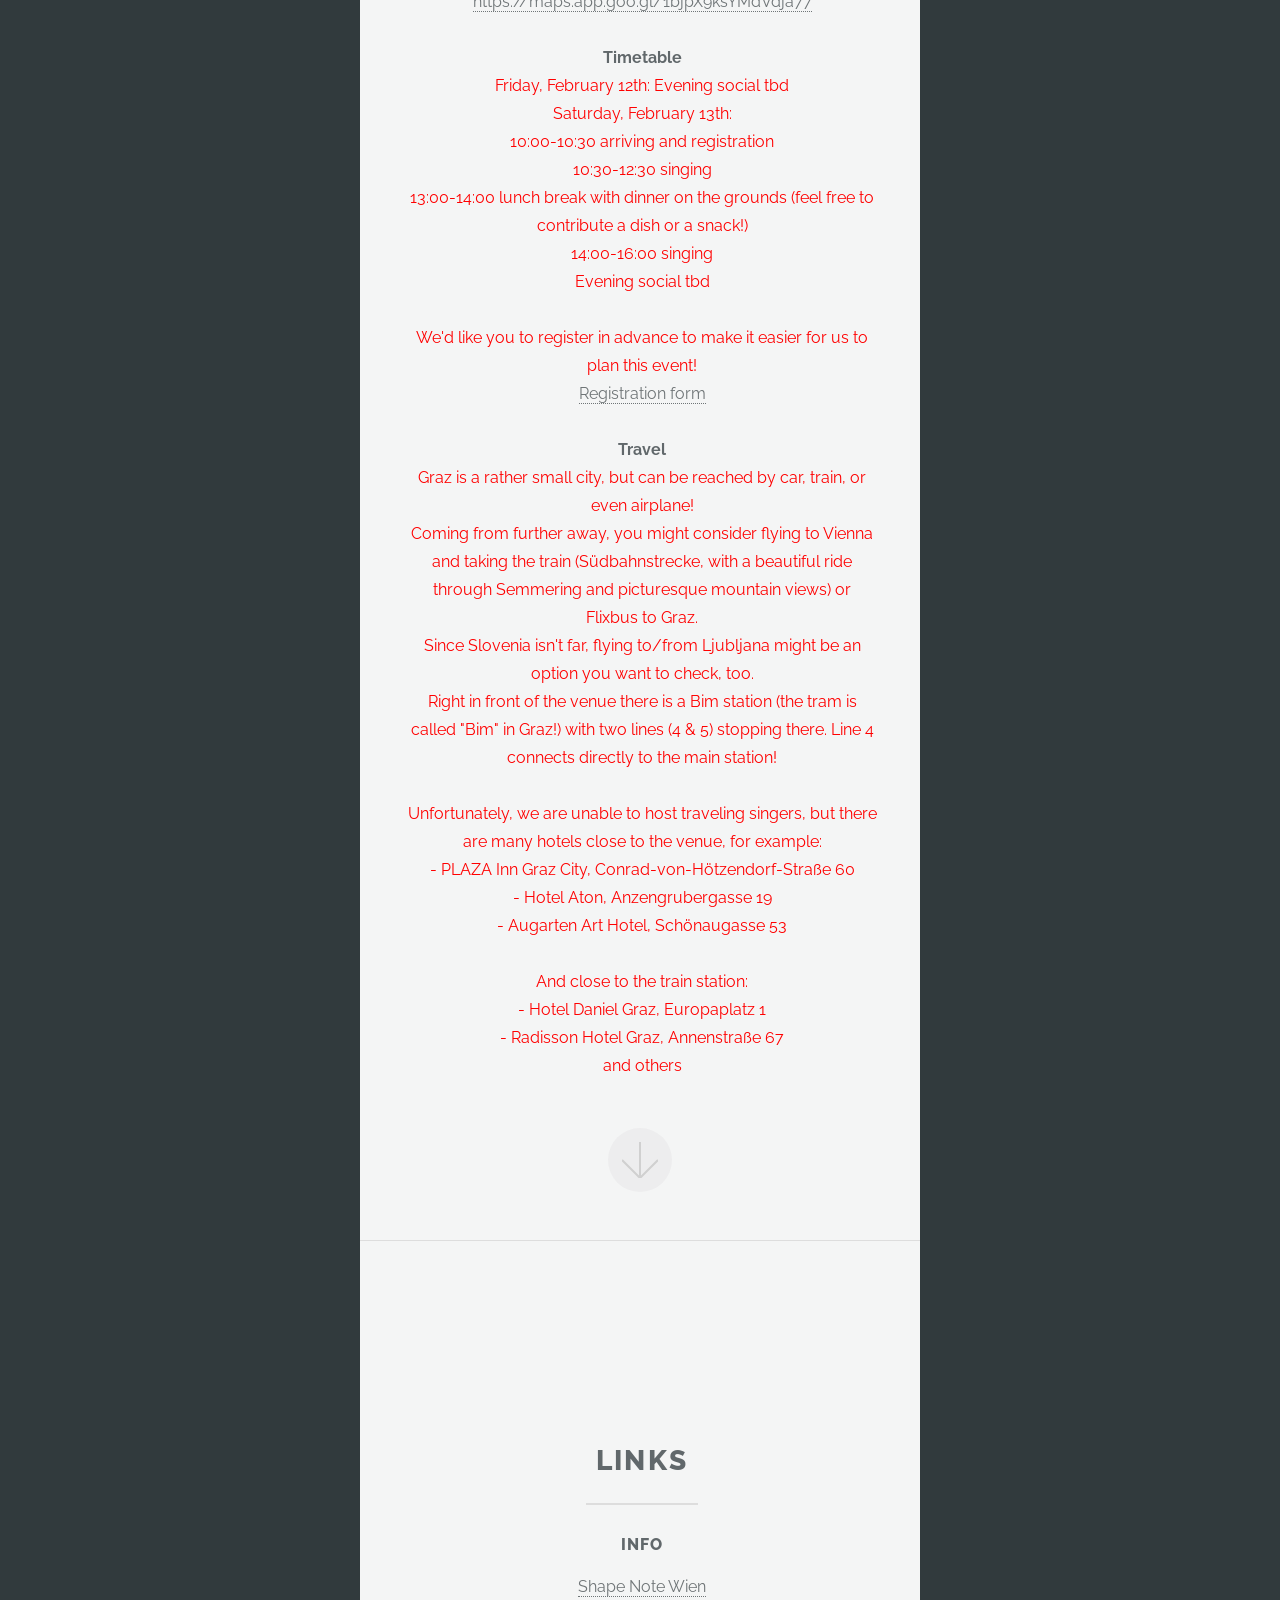
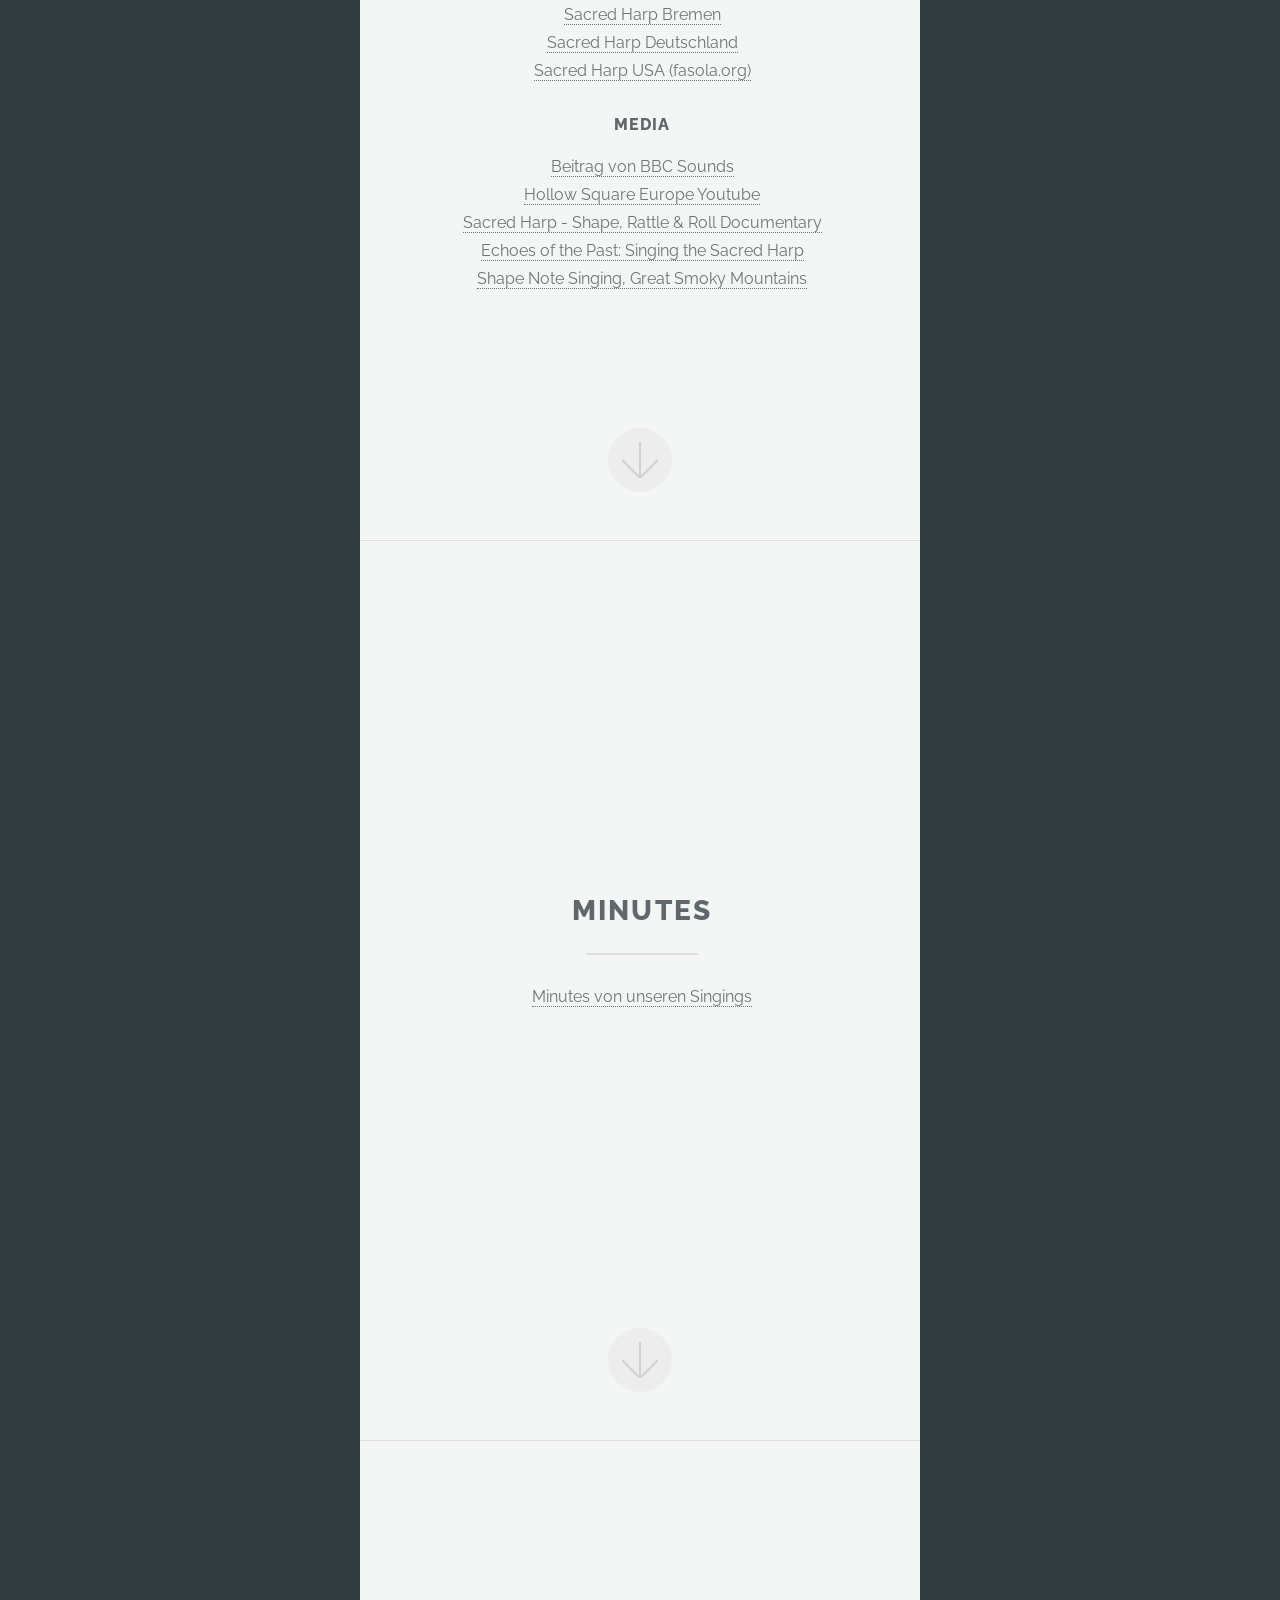
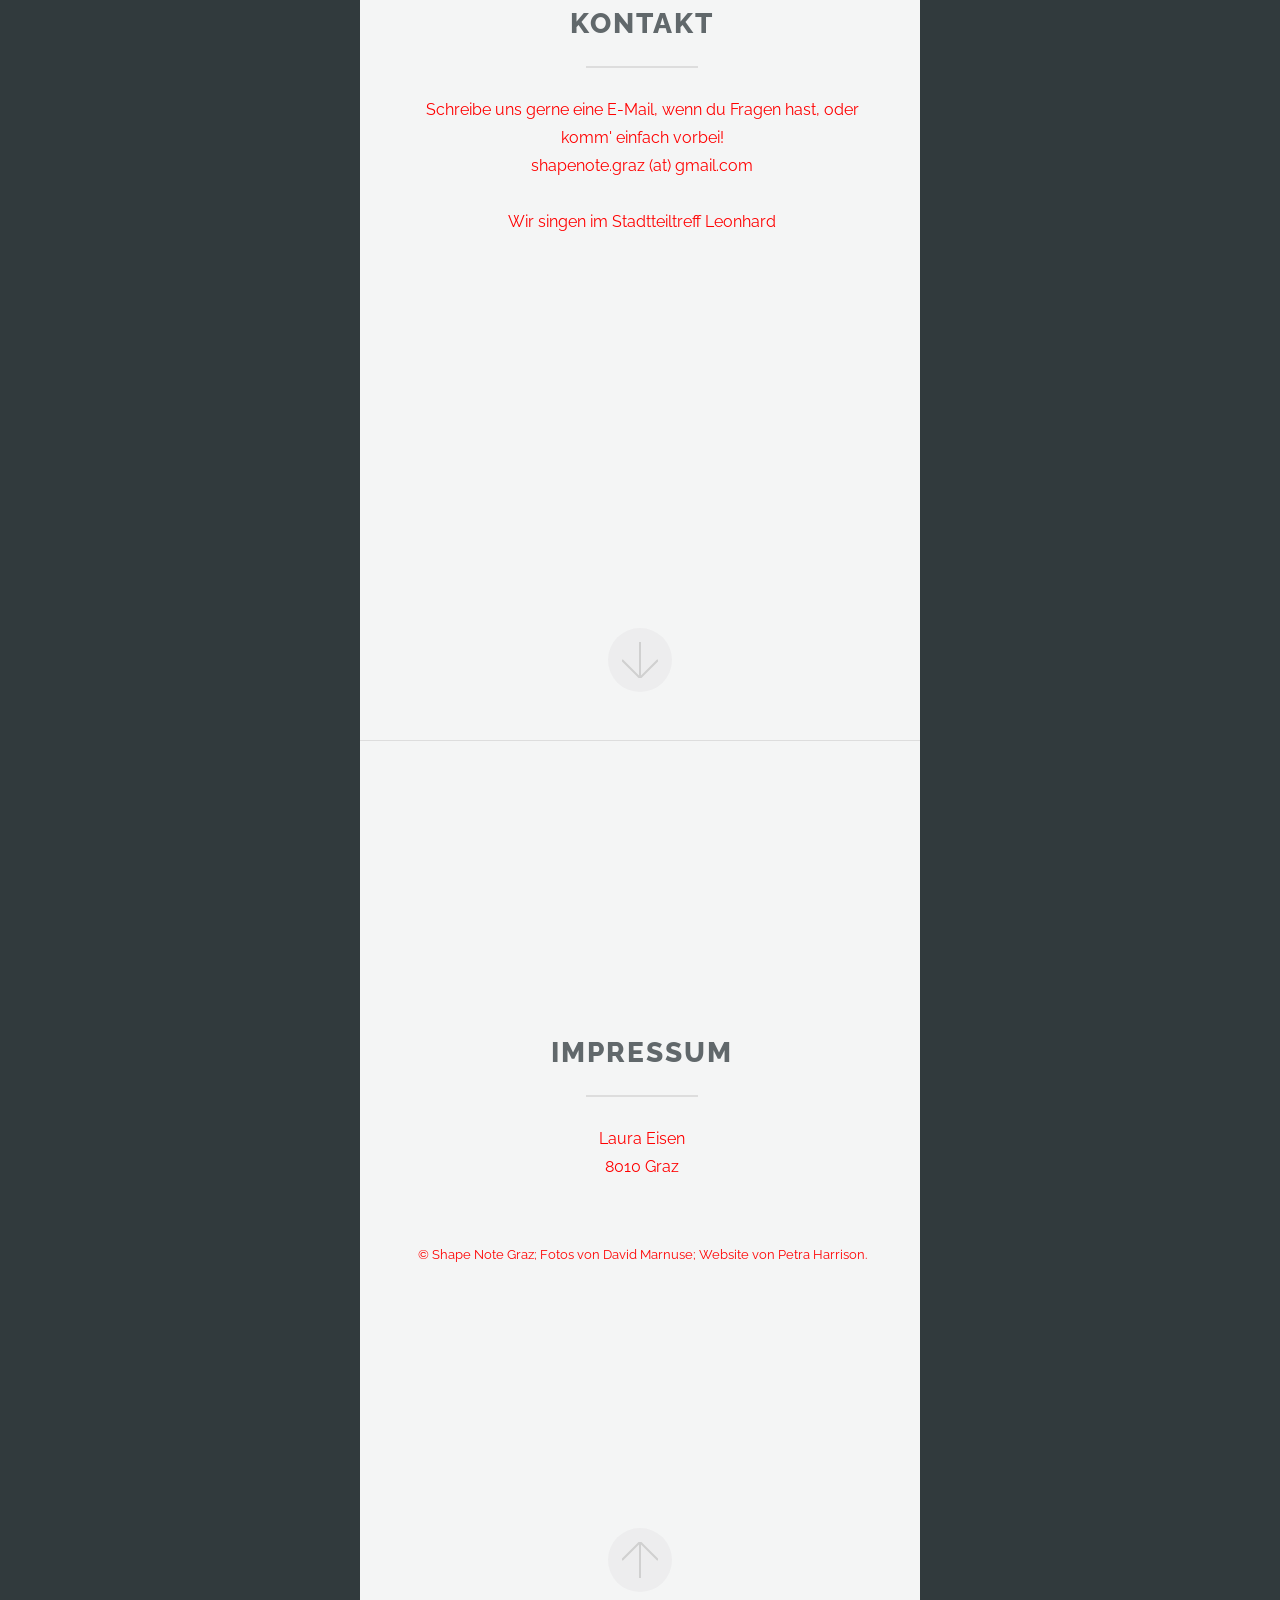
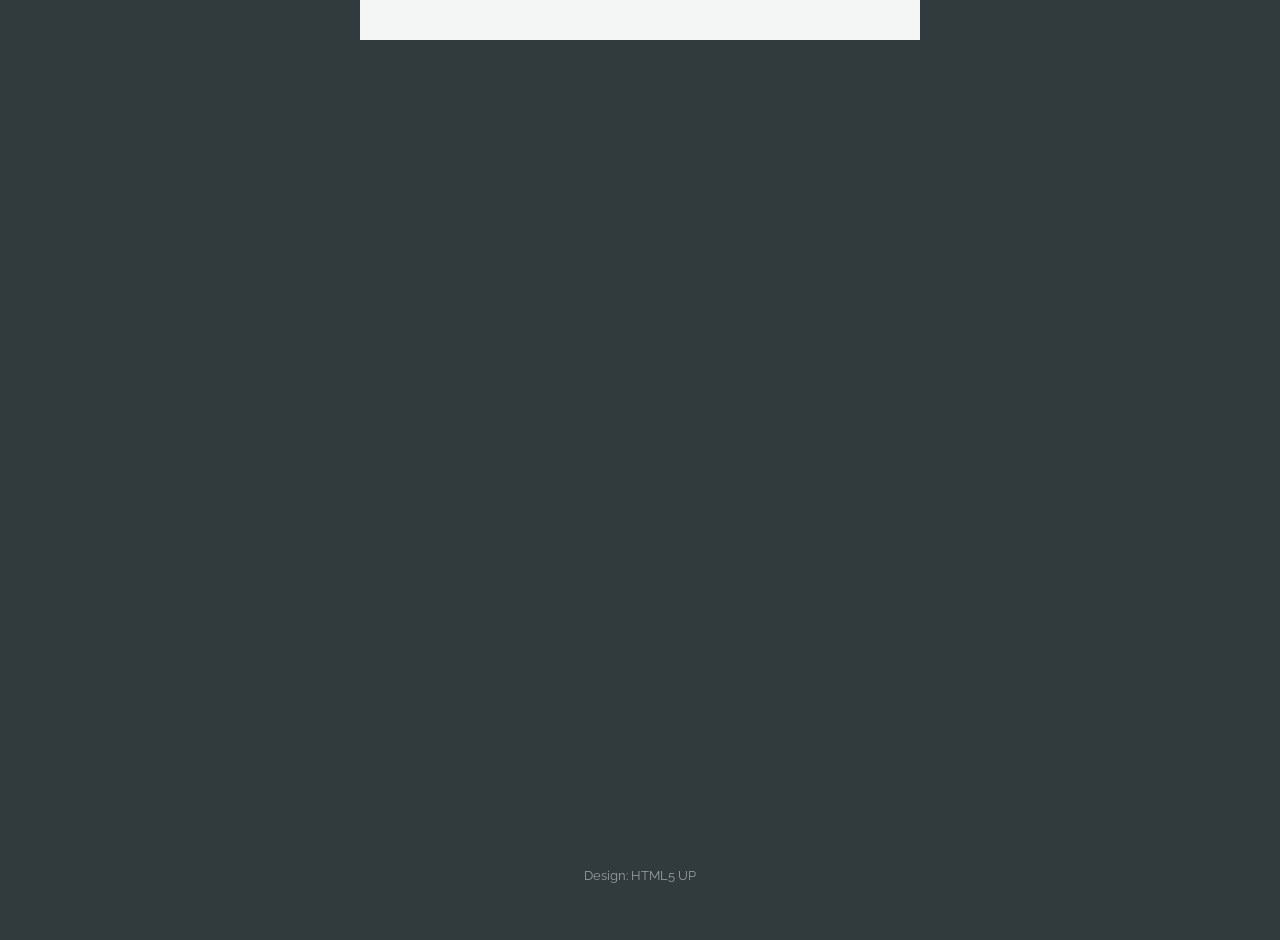
<file: shapenotegraz.html>
<!DOCTYPE HTML>
<!--
	Highlights by HTML5 UP
	html5up.net | @ajlkn
	Free for personal and commercial use under the CCA 3.0 license (html5up.net/license)
-->
<html>
	<head>
		<title>Shape Note Graz</title>
		<meta charset="utf-8" />
		<meta name="viewport" content="width=device-width, initial-scale=1, user-scalable=no" />
		<link rel="stylesheet" href="assets/css/main.css" />
	</head>
	<body class="is-preload">

		<!-- Header -->
			<section id="header">
				<header class="major">
					<h1>Shape Note Graz</h1>
				</header>

			</section>

		<!-- One -->
			<section id="one" class="main special">
				<div class="container">
					<span class="image fit primary"><img src="images/shapenotegraz_02.jpg" alt="" /></span>
					<div class="content">
						<header class="major">
							<h2>Über uns</h2>
						</header>
						<p>Was wir machen:
Shape Note Singing / Sacred Harp Singing<br>
Wir singen aus der Sacred Harp, einem Liederbuch der Shape Note-Tradition (vierstimmiger A Capella Gesang aus den USA). Wir sind kein Chor im klassischen Sinn, sondern singen ohne Chorleiter*in, ohne Proben, ohne Auftritte. Dafür mit einem genialen System, entstanden in Amerika um 1800, um das vierstimmige Vom-Blatt-Singen zu lernen. Die Musik: zwischen altem Kirchenlied und Shanty, zwischen Irish Folk und Amazing Grace (ja, das ist auch in unserem Buch!). Christliche Texte, aber keine religiöse Veranstaltung: Jede*r kann Sacred Harp singen. Singt mit!
<br>
<br>
We sing from The Sacred Harp, a songbook out of the shape note tradition - a four-part harmony choral music from the USA - using an ingenious system from the 19th century to learn how to sight-read music. Everyone is welcome to join us, no experience is required. We're not your usual choir: we don't rehearse, we don't perform - we just sing! Our music is part old English church hymn, part Sea Shanty, part Folk Song and part Gospel (Amazing Grace is in our book, too!). The lyrics are Christian, but it's not a religious practice: Everyone can sing Sacred Harp. Come sing with us!</p>
					</div>
					<a href="#two" class="goto-next scrolly">Weiter</a>
				</div>
			</section>

		<!-- Two -->
			<section id="two" class="main special">
				<div class="container">
					<span class="image fit primary"><img src="images/shapenotegraz_03.jpg" alt="" /></span>
					<div class="content">
						<header class="major">
							<h2>Termine</h2>
						</header>
						<p>Wir singen in der Regel alle 14 Tage von 18:00-20:30 Uhr im <a href="https://www.jukus.at/stadtteilarbeit/stadtteiltreff/" target="_blank">Stadtteiltreff Leonhard</a> in der Naglergasse 38, 8010 Graz. Erkundige dich immer aktuell über die nächsten Termine oder Absagen!
						<br>
						<br>
						<strong>Nächste Termine</strong>
							<br><body style ="color: red;">ACHTUNG GEÄNDERTER ORT:</style> Sonntag, 27. September 2026, 18 Uhr, im Stadtteilzentrum Jakomini, Jakominigürtel 1, 8010 Graz
							<br>Sonntag, 11. Oktober 2026 (Ort wird bekanntgegeben)
							<br>Sonntag, 25. Oktober 2026 (Ort wird bekanntgegeben)
						

					</p>
					</div>
					<a href="#three" class="goto-next scrolly">Weiter</a>
				</div>
			</section>

<!-- Three -->
			<section id="three" class="main special">
				<div class="container">
					<span class="image fit primary"><img src="images/shapenotegraz_03.jpg" alt="" /></span>
					<div class="content">
						<header class="major">
							<h2>1. Graz Sacred Harp All-Day</h2>
						</header>
						<p>We, the Shape Note group in Graz, warmly invite you to our first All-Day Singing coming up on February 13th, 2027! We will sing from The Sacred Harp (2025) and kindly ask you to bring your book(s) if you have one, since we are a small group and don't have many loaner books.
						<br>
						<br>Our accessible venue is the Stadtteilzentrum Jakomini at Jakominigürtel 1, 8010 Graz, Austria.
						<br><a href="https://maps.app.goo.gl/1bjpX9ksYMdVdja77" target="_blank">https://maps.app.goo.gl/1bjpX9ksYMdVdja77</a>
						<br>
						<br><strong>Timetable</strong>
						<br>Friday, February 12th: Evening social tbd
						<br>Saturday, February 13th:
						<br>10:00-10:30 arriving and registration
						<br>10:30-12:30 singing
						<br>13:00-14:00 lunch break with dinner on the grounds (feel free to contribute a dish or a snack!)
						<br>14:00-16:00 singing
						<br>Evening social tbd
						<br>
						<br>We'd like you to register in advance to make it easier for us to plan this event!
						<br><a href="https://docs.google.com/forms/d/e/1FAIpQLSd5ibkmKGFxCad-n-oik8t7WnDKS9aViNaMLVV2ccDIF7bvhA/viewform?usp=publish-editor" target="_blank">Registration form</a>
						<br>
						<br><strong>Travel</strong>
						<br>Graz is a rather small city, but can be reached by car, train, or even airplane!
						<br>Coming from further away, you might consider flying to Vienna and taking the train (Südbahnstrecke, with a beautiful ride through Semmering and picturesque mountain views) or Flixbus to Graz.
						<br>Since Slovenia isn't far, flying to/from Ljubljana might be an option you want to check, too.
						<br>Right in front of the venue there is a Bim station (the tram is called "Bim" in Graz!) with two lines (4 & 5) stopping there. Line 4 connects directly to the main station!
						<br>
						<br>Unfortunately, we are unable to host traveling singers, but there are many hotels close to the venue, for example:
						<br>- PLAZA Inn Graz City, Conrad-von-Hötzendorf-Straße 60
						<br>- Hotel Aton, Anzengrubergasse 19
						<br>- Augarten Art Hotel, Schönaugasse 53
						<br>
						<br>And close to the train station:
						<br>- Hotel Daniel Graz, Europaplatz 1
						<br>- Radisson Hotel Graz, Annenstraße 67
						<br>and others
					</p>
					</div>
					<a href="#four" class="goto-next scrolly">Weiter</a>
				</div>
			</section>



	<!-- Four -->
			<section id="four" class="main special">
				<div class="container">
					<span class="image fit primary"><img src="images/shapenotegraz_04.jpeg" alt="" /></span>
					<div class="content">
						<header class="major">
							<h2>Links</h2>
						</header>
					<h3>Info</h3>	
  							<a href="https://shapenote.wien/" target="_blank">Shape Note Wien</a><br>
 							<a href="https://sacredharpbremen.org/" target="_blank">Sacred Harp Bremen</a><br>
							<a href="https://sacredharp.de/" target="_blank">Sacred Harp Deutschland</a><br>
							<a href="https://fasola.org/" target="_blank">Sacred Harp USA (fasola.org)</a><br>
					<br><h3>Media</h3>
							<a href="https://www.bbc.co.uk/sounds/play/w3ct6vnp/" target="_blank">Beitrag von BBC Sounds</a><br>
							<a href="https://www.youtube.com/@hollow_squareEU" target="_blank">Hollow Square Europe Youtube</a><br>
							<a href="https://youtu.be/0J63JvsVFoU?si=hlC-8T3B5l9cWjAL" target="_blank">Sacred Harp - Shape, Rattle & Roll Documentary</a><br>
							<a href="https://youtu.be/s52JDzvIEBg?si=X5OTwfvTvxNDacWZ" target="_blank">Echoes of the Past: Singing the Sacred Harp</a><br>
							<a href="https://youtu.be/FyrUhdBHOg8?si=x1tKJuThgXxLwzIJ" target="_blank">Shape Note Singing, Great Smoky Mountains</a><br>

					</div>
					<a href="#five" class="goto-next scrolly">Weiter</a>
				</div>
			</section>


			<!-- Five -->
			<section id="five" class="main special">
				<div class="container">
					<span class="image fit primary"><img src="images/shapenotegraz_05.jpeg" alt="" /></span>
					<div class="content">
						<header class="major">
							<h2>Minutes</h2>
						</header>
						<p><a href="https://docs.google.com/document/d/1fqN2V4uMs_wAo0e02vJDBTc4wzVezlDKm-hyDaYhWDU/edit?tab=t.0" target="_blank">Minutes von unseren Singings</a></p>
						<ul class="icons-grid">
						</ul>
					</div>
					<a href="#six" class="goto-next scrolly">Weiter</a>
				</div>
			</section>

		<!-- Six -->
			<section id="six" class="main special">
				<div class="container">
					<span class="image fit primary"><img src="images/shapenotegraz_06.jpeg" alt="" /></span>
					<div class="content">
						<header class="major">
							<h2>Kontakt</h2>
						</header>
						<p>Schreibe uns gerne eine E-Mail, wenn du Fragen hast, oder komm' einfach vorbei!
							<br>
							shapenote.graz (at) gmail.com
						<br>
						<br>
						Wir singen im Stadtteiltreff Leonhard<br><br>
						<iframe src="https://www.google.com/maps/embed?pb=!1m18!1m12!1m3!1d2717.5185277195806!2d15.452079375854352!3d47.069294371145574!2m3!1f0!2f0!3f0!3m2!1i1024!2i768!4f13.1!3m3!1m2!1s0x476e4bd2e74c7739%3A0xbff4436b59f023fa!2sStadtteiltreff%20Leonhard!5e0!3m2!1sen!2sde!4v1752093293242!5m2!1sen!2sde" width="300" height="225" style="border:0;" allowfullscreen="" loading="lazy" referrerpolicy="no-referrer-when-downgrade"></iframe>
						
						</p>
					</div>
					<a href="#seven" class="goto-next scrolly">Weiter</a>
				</div>
			</section>

		<!-- Seven -->
			<section id="seven" class="main special">
				<div class="container">
					<span class="image fit primary"><img src="images/shapenotegraz_08.jpeg" alt="" /></span>
					<div class="content">
						<header class="major">
							<h2>Impressum</h2>
						</header>
						<p>Laura Eisen<br>
						8010 Graz<br><br>
						<p style="font-size:80%;">&copy; Shape Note Graz; Fotos von David Marnuse; Website von Petra Harrison.</p>
						</p>
					</div>
					<a href="#one" class="goto-top scrolly">Nach oben</a>
				</div>
			</section>

		<!-- Footer -->
			<section id="footer">
				<footer>	
					<ul class="copyright">
						<li>Design: HTML5 UP</li>
					</ul>
				</footer>
			</section>

		<!-- Scripts -->
			<script src="assets/js/jquery.min.js"></script>
			<script src="assets/js/jquery.scrollex.min.js"></script>
			<script src="assets/js/jquery.scrolly.min.js"></script>
			<script src="assets/js/browser.min.js"></script>
			<script src="assets/js/breakpoints.min.js"></script>
			<script src="assets/js/util.js"></script>
			<script src="assets/js/main.js"></script>

	</body>
</html>
</file>
<file: assets/css/main.css>
@import url("fontawesome-all.min.css");
@import url("https://fonts.googleapis.com/css?family=Raleway:400,400italic,700,800");

/*
	Highlights by HTML5 UP
	html5up.net | @ajlkn
	Free for personal and commercial use under the CCA 3.0 license (html5up.net/license)
*/

html, body, div, span, applet, object,
iframe, h1, h2, h3, h4, h5, h6, p, blockquote,
pre, a, abbr, acronym, address, big, cite,
code, del, dfn, em, img, ins, kbd, q, s, samp,
small, strike, strong, sub, sup, tt, var, b,
u, i, center, dl, dt, dd, ol, ul, li, fieldset,
form, label, legend, table, caption, tbody,
tfoot, thead, tr, th, td, article, aside,
canvas, details, embed, figure, figcaption,
footer, header, hgroup, menu, nav, output, ruby,
section, summary, time, mark, audio, video {
	margin: 0;
	padding: 0;
	border: 0;
	font-size: 100%;
	font: inherit;
	vertical-align: baseline;}

article, aside, details, figcaption, figure,
footer, header, hgroup, menu, nav, section {
	display: block;}

body {
	line-height: 1;
}

ol, ul {
	list-style: none;
}

blockquote, q {
	quotes: none;
}

	blockquote:before, blockquote:after, q:before, q:after {
		content: '';
		content: none;
	}

table {
	border-collapse: collapse;
	border-spacing: 0;
}

body {
	-webkit-text-size-adjust: none;
}

mark {
	background-color: transparent;
	color: inherit;
}

input::-moz-focus-inner {
	border: 0;
	padding: 0;
}

input, select, textarea {
	-moz-appearance: none;
	-webkit-appearance: none;
	-ms-appearance: none;
	appearance: none;
}

/* Basic */

	html {
		box-sizing: border-box;
	}

	*, *:before, *:after {
		box-sizing: inherit;
	}

	html {
		background-color: #313a3d;
		background-attachment: fixed,						fixed;
		background-image: url("images/overlay.png"), url("../../images/shapenotegraz_01.jpg");
		background-position: top left,					center center;
		background-repeat: repeat,						none;
		background-size: auto,						cover;
	}

	html.is-preload *, html.is-preload *:before, html.is-preload *:after {
		-moz-animation: none !important;
		-webkit-animation: none !important;
		-ms-animation: none !important;
		animation: none !important;
		-moz-transition: none !important;
		-webkit-transition: none !important;
		-ms-transition: none !important;
		transition: none !important;
	}

	html.is-touch {
		height: 100vh;
		overflow: hidden;
	}

		html.is-touch #wrapper {
			-webkit-backface-visibility: hidden;
			-webkit-overflow-scrolling: touch;
			-webkit-transform: translate3d(0, 0, 0);
			height: 100vh;
			overflow: auto;
		}

	body, input, select, textarea {
		color: #6f7577;
		font-family: "Raleway", "Helvetica", sans-serif;
		font-size: 15pt;
		font-weight: 400;
		line-height: 1.75em;
	}

	a {
		-moz-transition: color 0.2s ease-in-out, border-bottom-color 0.2s ease-in-out;
		-webkit-transition: color 0.2s ease-in-out, border-bottom-color 0.2s ease-in-out;
		-ms-transition: color 0.2s ease-in-out, border-bottom-color 0.2s ease-in-out;
		transition: color 0.2s ease-in-out, border-bottom-color 0.2s ease-in-out;
		border-bottom: dotted 1px;
		color: #6f7577;
		text-decoration: none;
	}

		a:hover {
			border-bottom-color: transparent !important;
			color: #2b2d2e !important;
			text-decoration: none;
		}

	strong, b {
		color: #61686b;
		font-weight: 700;
	}

	em, i {
		font-style: italic;
	}

	p {
		margin: 0 0 2em 0;
	}

	h1, h2, h3, h4, h5, h6 {
		color: #61686b;
		font-weight: 800;
		letter-spacing: 0.075em;
		line-height: 1em;
		margin: 0 0 1em 0;
		text-transform: uppercase;
	}

		h1 a, h2 a, h3 a, h4 a, h5 a, h6 a {
			color: inherit;
			text-decoration: none;
		}

	h2 {
		font-size: 1.75em;
		line-height: 1.5em;
	}

	h3 {
		font-size: 1em;
		line-height: 1.5em;
	}

	h4 {
		font-size: 0.9em;
		line-height: 1.5em;
	}

	h5 {
		font-size: 0.8em;
		line-height: 1.5em;
	}

	h6 {
		font-size: 0.7em;
		line-height: 1.5em;
	}

	sub {
		font-size: 0.8em;
		position: relative;
		top: 0.5em;
	}

	sup {
		font-size: 0.8em;
		position: relative;
		top: -0.5em;
	}

	hr {
		border: 0;
		border-bottom: solid 1px #dddddd;
		margin: 2em 0;
	}

		hr.major {
			margin: 3em 0;
		}

	blockquote {
		border-left: solid 6px #dddddd;
		font-style: italic;
		margin: 0 0 2em 0;
		padding: 0.5em 0 0.5em 1.5em;
	}

	code {
		background: rgba(144, 144, 144, 0.075);
		font-family: "Courier New", monospace;
		font-size: 0.9em;
		margin: 0 0.25em;
		padding: 0.25em 0.65em;
	}

	pre {
		-webkit-overflow-scrolling: touch;
		font-family: "Courier New", monospace;
		font-size: 0.9em;
		margin: 0 0 2em 0;
	}

		pre code {
			display: block;
			line-height: 1.75em;
			padding: 1em 1.5em;
			overflow-x: auto;
		}

	.align-left {
		text-align: left;
	}

	.align-center {
		text-align: center;
	}

	.align-right {
		text-align: right;
	}

/* Container */

	.container {
		margin: 0 auto;
		max-width: calc(100% - 4em);
		width: 35em;
	}

		.container.xsmall {
			width: 8.75em;
		}

		.container.small {
			width: 17.5em;
		}

		.container.medium {
			width: 26.25em;
		}

		.container.large {
			width: 43.75em;
		}

		.container.xlarge {
			width: 52.5em;
		}

		.container.max {
			width: 100%;
		}

		@media screen and (max-width: 980px) {

			.container {
				width: 80% !important;
				max-width: 100% !important;
			}

		}

		@media screen and (max-width: 480px) {

			.container {
				width: 100% !important;
			}

		}

/* Row */

	.row {
		display: flex;
		flex-wrap: wrap;
		box-sizing: border-box;
		align-items: stretch;
	}

		.row > * {
			box-sizing: border-box;
		}

		.row.gtr-uniform > * > :last-child {
			margin-bottom: 0;
		}

		.row.aln-left {
			justify-content: flex-start;
		}

		.row.aln-center {
			justify-content: center;
		}

		.row.aln-right {
			justify-content: flex-end;
		}

		.row.aln-top {
			align-items: flex-start;
		}

		.row.aln-middle {
			align-items: center;
		}

		.row.aln-bottom {
			align-items: flex-end;
		}

		.row > .imp {
			order: -1;
		}

		.row > .col-1 {
			width: 8.33333%;
		}

		.row > .off-1 {
			margin-left: 8.33333%;
		}

		.row > .col-2 {
			width: 16.66667%;
		}

		.row > .off-2 {
			margin-left: 16.66667%;
		}

		.row > .col-3 {
			width: 25%;
		}

		.row > .off-3 {
			margin-left: 25%;
		}

		.row > .col-4 {
			width: 33.33333%;
		}

		.row > .off-4 {
			margin-left: 33.33333%;
		}

		.row > .col-5 {
			width: 41.66667%;
		}

		.row > .off-5 {
			margin-left: 41.66667%;
		}

		.row > .col-6 {
			width: 50%;
		}

		.row > .off-6 {
			margin-left: 50%;
		}

		.row > .col-7 {
			width: 58.33333%;
		}

		.row > .off-7 {
			margin-left: 58.33333%;
		}

		.row > .col-8 {
			width: 66.66667%;
		}

		.row > .off-8 {
			margin-left: 66.66667%;
		}

		.row > .col-9 {
			width: 75%;
		}

		.row > .off-9 {
			margin-left: 75%;
		}

		.row > .col-10 {
			width: 83.33333%;
		}

		.row > .off-10 {
			margin-left: 83.33333%;
		}

		.row > .col-11 {
			width: 91.66667%;
		}

		.row > .off-11 {
			margin-left: 91.66667%;
		}

		.row > .col-12 {
			width: 100%;
		}

		.row > .off-12 {
			margin-left: 100%;
		}

		.row.gtr-0 {
			margin-top: 0;
			margin-left: 0em;
		}

			.row.gtr-0 > * {
				padding: 0 0 0 0em;
			}

			.row.gtr-0.gtr-uniform {
				margin-top: 0em;
			}

				.row.gtr-0.gtr-uniform > * {
					padding-top: 0em;
				}

		.row.gtr-25 {
			margin-top: 0;
			margin-left: -0.375em;
		}

			.row.gtr-25 > * {
				padding: 0 0 0 0.375em;
			}

			.row.gtr-25.gtr-uniform {
				margin-top: -0.375em;
			}

				.row.gtr-25.gtr-uniform > * {
					padding-top: 0.375em;
				}

		.row.gtr-50 {
			margin-top: 0;
			margin-left: -0.75em;
		}

			.row.gtr-50 > * {
				padding: 0 0 0 0.75em;
			}

			.row.gtr-50.gtr-uniform {
				margin-top: -0.75em;
			}

				.row.gtr-50.gtr-uniform > * {
					padding-top: 0.75em;
				}

		.row {
			margin-top: 0;
			margin-left: -1.5em;
		}

			.row > * {
				padding: 0 0 0 1.5em;
			}

			.row.gtr-uniform {
				margin-top: -1.5em;
			}

				.row.gtr-uniform > * {
					padding-top: 1.5em;
				}

		.row.gtr-150 {
			margin-top: 0;
			margin-left: -2.25em;
		}

			.row.gtr-150 > * {
				padding: 0 0 0 2.25em;
			}

			.row.gtr-150.gtr-uniform {
				margin-top: -2.25em;
			}

				.row.gtr-150.gtr-uniform > * {
					padding-top: 2.25em;
				}

		.row.gtr-200 {
			margin-top: 0;
			margin-left: -3em;
		}

			.row.gtr-200 > * {
				padding: 0 0 0 3em;
			}

			.row.gtr-200.gtr-uniform {
				margin-top: -3em;
			}

				.row.gtr-200.gtr-uniform > * {
					padding-top: 3em;
				}

		@media screen and (max-width: 1680px) {

			.row {
				display: flex;
				flex-wrap: wrap;
				box-sizing: border-box;
				align-items: stretch;
			}

				.row > * {
					box-sizing: border-box;
				}

				.row.gtr-uniform > * > :last-child {
					margin-bottom: 0;
				}

				.row.aln-left {
					justify-content: flex-start;
				}

				.row.aln-center {
					justify-content: center;
				}

				.row.aln-right {
					justify-content: flex-end;
				}

				.row.aln-top {
					align-items: flex-start;
				}

				.row.aln-middle {
					align-items: center;
				}

				.row.aln-bottom {
					align-items: flex-end;
				}

				.row > .imp-large {
					order: -1;
				}

				.row > .col-1-large {
					width: 8.33333%;
				}

				.row > .off-1-large {
					margin-left: 8.33333%;
				}

				.row > .col-2-large {
					width: 16.66667%;
				}

				.row > .off-2-large {
					margin-left: 16.66667%;
				}

				.row > .col-3-large {
					width: 25%;
				}

				.row > .off-3-large {
					margin-left: 25%;
				}

				.row > .col-4-large {
					width: 33.33333%;
				}

				.row > .off-4-large {
					margin-left: 33.33333%;
				}

				.row > .col-5-large {
					width: 41.66667%;
				}

				.row > .off-5-large {
					margin-left: 41.66667%;
				}

				.row > .col-6-large {
					width: 50%;
				}

				.row > .off-6-large {
					margin-left: 50%;
				}

				.row > .col-7-large {
					width: 58.33333%;
				}

				.row > .off-7-large {
					margin-left: 58.33333%;
				}

				.row > .col-8-large {
					width: 66.66667%;
				}

				.row > .off-8-large {
					margin-left: 66.66667%;
				}

				.row > .col-9-large {
					width: 75%;
				}

				.row > .off-9-large {
					margin-left: 75%;
				}

				.row > .col-10-large {
					width: 83.33333%;
				}

				.row > .off-10-large {
					margin-left: 83.33333%;
				}

				.row > .col-11-large {
					width: 91.66667%;
				}

				.row > .off-11-large {
					margin-left: 91.66667%;
				}

				.row > .col-12-large {
					width: 100%;
				}

				.row > .off-12-large {
					margin-left: 100%;
				}

				.row.gtr-0 {
					margin-top: 0;
					margin-left: 0em;
				}

					.row.gtr-0 > * {
						padding: 0 0 0 0em;
					}

					.row.gtr-0.gtr-uniform {
						margin-top: 0em;
					}

						.row.gtr-0.gtr-uniform > * {
							padding-top: 0em;
						}

				.row.gtr-25 {
					margin-top: 0;
					margin-left: -0.375em;
				}

					.row.gtr-25 > * {
						padding: 0 0 0 0.375em;
					}

					.row.gtr-25.gtr-uniform {
						margin-top: -0.375em;
					}

						.row.gtr-25.gtr-uniform > * {
							padding-top: 0.375em;
						}

				.row.gtr-50 {
					margin-top: 0;
					margin-left: -0.75em;
				}

					.row.gtr-50 > * {
						padding: 0 0 0 0.75em;
					}

					.row.gtr-50.gtr-uniform {
						margin-top: -0.75em;
					}

						.row.gtr-50.gtr-uniform > * {
							padding-top: 0.75em;
						}

				.row {
					margin-top: 0;
					margin-left: -1.5em;
				}

					.row > * {
						padding: 0 0 0 1.5em;
					}

					.row.gtr-uniform {
						margin-top: -1.5em;
					}

						.row.gtr-uniform > * {
							padding-top: 1.5em;
						}

				.row.gtr-150 {
					margin-top: 0;
					margin-left: -2.25em;
				}

					.row.gtr-150 > * {
						padding: 0 0 0 2.25em;
					}

					.row.gtr-150.gtr-uniform {
						margin-top: -2.25em;
					}

						.row.gtr-150.gtr-uniform > * {
							padding-top: 2.25em;
						}

				.row.gtr-200 {
					margin-top: 0;
					margin-left: -3em;
				}

					.row.gtr-200 > * {
						padding: 0 0 0 3em;
					}

					.row.gtr-200.gtr-uniform {
						margin-top: -3em;
					}

						.row.gtr-200.gtr-uniform > * {
							padding-top: 3em;
						}

		}

		@media screen and (max-width: 980px) {

			.row {
				display: flex;
				flex-wrap: wrap;
				box-sizing: border-box;
				align-items: stretch;
			}

				.row > * {
					box-sizing: border-box;
				}

				.row.gtr-uniform > * > :last-child {
					margin-bottom: 0;
				}

				.row.aln-left {
					justify-content: flex-start;
				}

				.row.aln-center {
					justify-content: center;
				}

				.row.aln-right {
					justify-content: flex-end;
				}

				.row.aln-top {
					align-items: flex-start;
				}

				.row.aln-middle {
					align-items: center;
				}

				.row.aln-bottom {
					align-items: flex-end;
				}

				.row > .imp-medium {
					order: -1;
				}

				.row > .col-1-medium {
					width: 8.33333%;
				}

				.row > .off-1-medium {
					margin-left: 8.33333%;
				}

				.row > .col-2-medium {
					width: 16.66667%;
				}

				.row > .off-2-medium {
					margin-left: 16.66667%;
				}

				.row > .col-3-medium {
					width: 25%;
				}

				.row > .off-3-medium {
					margin-left: 25%;
				}

				.row > .col-4-medium {
					width: 33.33333%;
				}

				.row > .off-4-medium {
					margin-left: 33.33333%;
				}

				.row > .col-5-medium {
					width: 41.66667%;
				}

				.row > .off-5-medium {
					margin-left: 41.66667%;
				}

				.row > .col-6-medium {
					width: 50%;
				}

				.row > .off-6-medium {
					margin-left: 50%;
				}

				.row > .col-7-medium {
					width: 58.33333%;
				}

				.row > .off-7-medium {
					margin-left: 58.33333%;
				}

				.row > .col-8-medium {
					width: 66.66667%;
				}

				.row > .off-8-medium {
					margin-left: 66.66667%;
				}

				.row > .col-9-medium {
					width: 75%;
				}

				.row > .off-9-medium {
					margin-left: 75%;
				}

				.row > .col-10-medium {
					width: 83.33333%;
				}

				.row > .off-10-medium {
					margin-left: 83.33333%;
				}

				.row > .col-11-medium {
					width: 91.66667%;
				}

				.row > .off-11-medium {
					margin-left: 91.66667%;
				}

				.row > .col-12-medium {
					width: 100%;
				}

				.row > .off-12-medium {
					margin-left: 100%;
				}

				.row.gtr-0 {
					margin-top: 0;
					margin-left: 0em;
				}

					.row.gtr-0 > * {
						padding: 0 0 0 0em;
					}

					.row.gtr-0.gtr-uniform {
						margin-top: 0em;
					}

						.row.gtr-0.gtr-uniform > * {
							padding-top: 0em;
						}

				.row.gtr-25 {
					margin-top: 0;
					margin-left: -0.375em;
				}

					.row.gtr-25 > * {
						padding: 0 0 0 0.375em;
					}

					.row.gtr-25.gtr-uniform {
						margin-top: -0.375em;
					}

						.row.gtr-25.gtr-uniform > * {
							padding-top: 0.375em;
						}

				.row.gtr-50 {
					margin-top: 0;
					margin-left: -0.75em;
				}

					.row.gtr-50 > * {
						padding: 0 0 0 0.75em;
					}

					.row.gtr-50.gtr-uniform {
						margin-top: -0.75em;
					}

						.row.gtr-50.gtr-uniform > * {
							padding-top: 0.75em;
						}

				.row {
					margin-top: 0;
					margin-left: -1.5em;
				}

					.row > * {
						padding: 0 0 0 1.5em;
					}

					.row.gtr-uniform {
						margin-top: -1.5em;
					}

						.row.gtr-uniform > * {
							padding-top: 1.5em;
						}

				.row.gtr-150 {
					margin-top: 0;
					margin-left: -2.25em;
				}

					.row.gtr-150 > * {
						padding: 0 0 0 2.25em;
					}

					.row.gtr-150.gtr-uniform {
						margin-top: -2.25em;
					}

						.row.gtr-150.gtr-uniform > * {
							padding-top: 2.25em;
						}

				.row.gtr-200 {
					margin-top: 0;
					margin-left: -3em;
				}

					.row.gtr-200 > * {
						padding: 0 0 0 3em;
					}

					.row.gtr-200.gtr-uniform {
						margin-top: -3em;
					}

						.row.gtr-200.gtr-uniform > * {
							padding-top: 3em;
						}

		}

		@media screen and (max-width: 736px) {

			.row {
				display: flex;
				flex-wrap: wrap;
				box-sizing: border-box;
				align-items: stretch;
			}

				.row > * {
					box-sizing: border-box;
				}

				.row.gtr-uniform > * > :last-child {
					margin-bottom: 0;
				}

				.row.aln-left {
					justify-content: flex-start;
				}

				.row.aln-center {
					justify-content: center;
				}

				.row.aln-right {
					justify-content: flex-end;
				}

				.row.aln-top {
					align-items: flex-start;
				}

				.row.aln-middle {
					align-items: center;
				}

				.row.aln-bottom {
					align-items: flex-end;
				}

				.row > .imp-small {
					order: -1;
				}

				.row > .col-1-small {
					width: 8.33333%;
				}

				.row > .off-1-small {
					margin-left: 8.33333%;
				}

				.row > .col-2-small {
					width: 16.66667%;
				}

				.row > .off-2-small {
					margin-left: 16.66667%;
				}

				.row > .col-3-small {
					width: 25%;
				}

				.row > .off-3-small {
					margin-left: 25%;
				}

				.row > .col-4-small {
					width: 33.33333%;
				}

				.row > .off-4-small {
					margin-left: 33.33333%;
				}

				.row > .col-5-small {
					width: 41.66667%;
				}

				.row > .off-5-small {
					margin-left: 41.66667%;
				}

				.row > .col-6-small {
					width: 50%;
				}

				.row > .off-6-small {
					margin-left: 50%;
				}

				.row > .col-7-small {
					width: 58.33333%;
				}

				.row > .off-7-small {
					margin-left: 58.33333%;
				}

				.row > .col-8-small {
					width: 66.66667%;
				}

				.row > .off-8-small {
					margin-left: 66.66667%;
				}

				.row > .col-9-small {
					width: 75%;
				}

				.row > .off-9-small {
					margin-left: 75%;
				}

				.row > .col-10-small {
					width: 83.33333%;
				}

				.row > .off-10-small {
					margin-left: 83.33333%;
				}

				.row > .col-11-small {
					width: 91.66667%;
				}

				.row > .off-11-small {
					margin-left: 91.66667%;
				}

				.row > .col-12-small {
					width: 100%;
				}

				.row > .off-12-small {
					margin-left: 100%;
				}

				.row.gtr-0 {
					margin-top: 0;
					margin-left: 0em;
				}

					.row.gtr-0 > * {
						padding: 0 0 0 0em;
					}

					.row.gtr-0.gtr-uniform {
						margin-top: 0em;
					}

						.row.gtr-0.gtr-uniform > * {
							padding-top: 0em;
						}

				.row.gtr-25 {
					margin-top: 0;
					margin-left: -0.25em;
				}

					.row.gtr-25 > * {
						padding: 0 0 0 0.25em;
					}

					.row.gtr-25.gtr-uniform {
						margin-top: -0.25em;
					}

						.row.gtr-25.gtr-uniform > * {
							padding-top: 0.25em;
						}

				.row.gtr-50 {
					margin-top: 0;
					margin-left: -0.5em;
				}

					.row.gtr-50 > * {
						padding: 0 0 0 0.5em;
					}

					.row.gtr-50.gtr-uniform {
						margin-top: -0.5em;
					}

						.row.gtr-50.gtr-uniform > * {
							padding-top: 0.5em;
						}

				.row {
					margin-top: 0;
					margin-left: -1em;
				}

					.row > * {
						padding: 0 0 0 1em;
					}

					.row.gtr-uniform {
						margin-top: -1em;
					}

						.row.gtr-uniform > * {
							padding-top: 1em;
						}

				.row.gtr-150 {
					margin-top: 0;
					margin-left: -1.5em;
				}

					.row.gtr-150 > * {
						padding: 0 0 0 1.5em;
					}

					.row.gtr-150.gtr-uniform {
						margin-top: -1.5em;
					}

						.row.gtr-150.gtr-uniform > * {
							padding-top: 1.5em;
						}

				.row.gtr-200 {
					margin-top: 0;
					margin-left: -2em;
				}

					.row.gtr-200 > * {
						padding: 0 0 0 2em;
					}

					.row.gtr-200.gtr-uniform {
						margin-top: -2em;
					}

						.row.gtr-200.gtr-uniform > * {
							padding-top: 2em;
						}

		}

		@media screen and (max-width: 480px) {

			.row {
				display: flex;
				flex-wrap: wrap;
				box-sizing: border-box;
				align-items: stretch;
			}

				.row > * {
					box-sizing: border-box;
				}

				.row.gtr-uniform > * > :last-child {
					margin-bottom: 0;
				}

				.row.aln-left {
					justify-content: flex-start;
				}

				.row.aln-center {
					justify-content: center;
				}

				.row.aln-right {
					justify-content: flex-end;
				}

				.row.aln-top {
					align-items: flex-start;
				}

				.row.aln-middle {
					align-items: center;
				}

				.row.aln-bottom {
					align-items: flex-end;
				}

				.row > .imp-xsmall {
					order: -1;
				}

				.row > .col-1-xsmall {
					width: 8.33333%;
				}

				.row > .off-1-xsmall {
					margin-left: 8.33333%;
				}

				.row > .col-2-xsmall {
					width: 16.66667%;
				}

				.row > .off-2-xsmall {
					margin-left: 16.66667%;
				}

				.row > .col-3-xsmall {
					width: 25%;
				}

				.row > .off-3-xsmall {
					margin-left: 25%;
				}

				.row > .col-4-xsmall {
					width: 33.33333%;
				}

				.row > .off-4-xsmall {
					margin-left: 33.33333%;
				}

				.row > .col-5-xsmall {
					width: 41.66667%;
				}

				.row > .off-5-xsmall {
					margin-left: 41.66667%;
				}

				.row > .col-6-xsmall {
					width: 50%;
				}

				.row > .off-6-xsmall {
					margin-left: 50%;
				}

				.row > .col-7-xsmall {
					width: 58.33333%;
				}

				.row > .off-7-xsmall {
					margin-left: 58.33333%;
				}

				.row > .col-8-xsmall {
					width: 66.66667%;
				}

				.row > .off-8-xsmall {
					margin-left: 66.66667%;
				}

				.row > .col-9-xsmall {
					width: 75%;
				}

				.row > .off-9-xsmall {
					margin-left: 75%;
				}

				.row > .col-10-xsmall {
					width: 83.33333%;
				}

				.row > .off-10-xsmall {
					margin-left: 83.33333%;
				}

				.row > .col-11-xsmall {
					width: 91.66667%;
				}

				.row > .off-11-xsmall {
					margin-left: 91.66667%;
				}

				.row > .col-12-xsmall {
					width: 100%;
				}

				.row > .off-12-xsmall {
					margin-left: 100%;
				}

				.row.gtr-0 {
					margin-top: 0;
					margin-left: 0em;
				}

					.row.gtr-0 > * {
						padding: 0 0 0 0em;
					}

					.row.gtr-0.gtr-uniform {
						margin-top: 0em;
					}

						.row.gtr-0.gtr-uniform > * {
							padding-top: 0em;
						}

				.row.gtr-25 {
					margin-top: 0;
					margin-left: -0.25em;
				}

					.row.gtr-25 > * {
						padding: 0 0 0 0.25em;
					}

					.row.gtr-25.gtr-uniform {
						margin-top: -0.25em;
					}

						.row.gtr-25.gtr-uniform > * {
							padding-top: 0.25em;
						}

				.row.gtr-50 {
					margin-top: 0;
					margin-left: -0.5em;
				}

					.row.gtr-50 > * {
						padding: 0 0 0 0.5em;
					}

					.row.gtr-50.gtr-uniform {
						margin-top: -0.5em;
					}

						.row.gtr-50.gtr-uniform > * {
							padding-top: 0.5em;
						}

				.row {
					margin-top: 0;
					margin-left: -1em;
				}

					.row > * {
						padding: 0 0 0 1em;
					}

					.row.gtr-uniform {
						margin-top: -1em;
					}

						.row.gtr-uniform > * {
							padding-top: 1em;
						}

				.row.gtr-150 {
					margin-top: 0;
					margin-left: -1.5em;
				}

					.row.gtr-150 > * {
						padding: 0 0 0 1.5em;
					}

					.row.gtr-150.gtr-uniform {
						margin-top: -1.5em;
					}

						.row.gtr-150.gtr-uniform > * {
							padding-top: 1.5em;
						}

				.row.gtr-200 {
					margin-top: 0;
					margin-left: -2em;
				}

					.row.gtr-200 > * {
						padding: 0 0 0 2em;
					}

					.row.gtr-200.gtr-uniform {
						margin-top: -2em;
					}

						.row.gtr-200.gtr-uniform > * {
							padding-top: 2em;
						}

		}

/* Loader */

	@-moz-keyframes spinner-show {
		0% {
			opacity: 0;
		}

		100% {
			opacity: 1;
		}
	}

	@-webkit-keyframes spinner-show {
		0% {
			opacity: 0;
		}

		100% {
			opacity: 1;
		}
	}

	@-ms-keyframes spinner-show {
		0% {
			opacity: 0;
		}

		100% {
			opacity: 1;
		}
	}

	@keyframes spinner-show {
		0% {
			opacity: 0;
		}

		100% {
			opacity: 1;
		}
	}

	@-moz-keyframes spinner-hide {
		0% {
			color: #464e50;
			z-index: 10001;
			-moz-transform: scale(1) rotate(0deg);
			-webkit-transform: scale(1) rotate(0deg);
			-ms-transform: scale(1) rotate(0deg);
			transform: scale(1) rotate(0deg);
		}

		99% {
			color: #313a3d;
			z-index: 10001;
			-moz-transform: scale(0.5) rotate(360deg);
			-webkit-transform: scale(0.5) rotate(360deg);
			-ms-transform: scale(0.5) rotate(360deg);
			transform: scale(0.5) rotate(360deg);
		}

		100% {
			color: #313a3d;
			z-index: -1;
			-moz-transform: scale(0) rotate(360deg);
			-webkit-transform: scale(0) rotate(360deg);
			-ms-transform: scale(0) rotate(360deg);
			transform: scale(0) rotate(360deg);
		}
	}

	@-webkit-keyframes spinner-hide {
		0% {
			color: #464e50;
			z-index: 10001;
			-moz-transform: scale(1) rotate(0deg);
			-webkit-transform: scale(1) rotate(0deg);
			-ms-transform: scale(1) rotate(0deg);
			transform: scale(1) rotate(0deg);
		}

		99% {
			color: #313a3d;
			z-index: 10001;
			-moz-transform: scale(0.5) rotate(360deg);
			-webkit-transform: scale(0.5) rotate(360deg);
			-ms-transform: scale(0.5) rotate(360deg);
			transform: scale(0.5) rotate(360deg);
		}

		100% {
			color: #313a3d;
			z-index: -1;
			-moz-transform: scale(0) rotate(360deg);
			-webkit-transform: scale(0) rotate(360deg);
			-ms-transform: scale(0) rotate(360deg);
			transform: scale(0) rotate(360deg);
		}
	}

	@-ms-keyframes spinner-hide {
		0% {
			color: #464e50;
			z-index: 10001;
			-moz-transform: scale(1) rotate(0deg);
			-webkit-transform: scale(1) rotate(0deg);
			-ms-transform: scale(1) rotate(0deg);
			transform: scale(1) rotate(0deg);
		}

		99% {
			color: #313a3d;
			z-index: 10001;
			-moz-transform: scale(0.5) rotate(360deg);
			-webkit-transform: scale(0.5) rotate(360deg);
			-ms-transform: scale(0.5) rotate(360deg);
			transform: scale(0.5) rotate(360deg);
		}

		100% {
			color: #313a3d;
			z-index: -1;
			-moz-transform: scale(0) rotate(360deg);
			-webkit-transform: scale(0) rotate(360deg);
			-ms-transform: scale(0) rotate(360deg);
			transform: scale(0) rotate(360deg);
		}
	}

	@keyframes spinner-hide {
		0% {
			color: #464e50;
			z-index: 10001;
			-moz-transform: scale(1) rotate(0deg);
			-webkit-transform: scale(1) rotate(0deg);
			-ms-transform: scale(1) rotate(0deg);
			transform: scale(1) rotate(0deg);
		}

		99% {
			color: #313a3d;
			z-index: 10001;
			-moz-transform: scale(0.5) rotate(360deg);
			-webkit-transform: scale(0.5) rotate(360deg);
			-ms-transform: scale(0.5) rotate(360deg);
			transform: scale(0.5) rotate(360deg);
		}

		100% {
			color: #313a3d;
			z-index: -1;
			-moz-transform: scale(0) rotate(360deg);
			-webkit-transform: scale(0) rotate(360deg);
			-ms-transform: scale(0) rotate(360deg);
			transform: scale(0) rotate(360deg);
		}
	}

	@-moz-keyframes spinner-rotate {
		0% {
			-moz-transform: scale(1) rotate(0deg);
			-webkit-transform: scale(1) rotate(0deg);
			-ms-transform: scale(1) rotate(0deg);
			transform: scale(1) rotate(0deg);
		}

		100% {
			-moz-transform: scale(1) rotate(360deg);
			-webkit-transform: scale(1) rotate(360deg);
			-ms-transform: scale(1) rotate(360deg);
			transform: scale(1) rotate(360deg);
		}
	}

	@-webkit-keyframes spinner-rotate {
		0% {
			-moz-transform: scale(1) rotate(0deg);
			-webkit-transform: scale(1) rotate(0deg);
			-ms-transform: scale(1) rotate(0deg);
			transform: scale(1) rotate(0deg);
		}

		100% {
			-moz-transform: scale(1) rotate(360deg);
			-webkit-transform: scale(1) rotate(360deg);
			-ms-transform: scale(1) rotate(360deg);
			transform: scale(1) rotate(360deg);
		}
	}

	@-ms-keyframes spinner-rotate {
		0% {
			-moz-transform: scale(1) rotate(0deg);
			-webkit-transform: scale(1) rotate(0deg);
			-ms-transform: scale(1) rotate(0deg);
			transform: scale(1) rotate(0deg);
		}

		100% {
			-moz-transform: scale(1) rotate(360deg);
			-webkit-transform: scale(1) rotate(360deg);
			-ms-transform: scale(1) rotate(360deg);
			transform: scale(1) rotate(360deg);
		}
	}

	@keyframes spinner-rotate {
		0% {
			-moz-transform: scale(1) rotate(0deg);
			-webkit-transform: scale(1) rotate(0deg);
			-ms-transform: scale(1) rotate(0deg);
			transform: scale(1) rotate(0deg);
		}

		100% {
			-moz-transform: scale(1) rotate(360deg);
			-webkit-transform: scale(1) rotate(360deg);
			-ms-transform: scale(1) rotate(360deg);
			transform: scale(1) rotate(360deg);
		}
	}

	@-moz-keyframes overlay-hide {
		0% {
			opacity: 1;
			z-index: 10000;
		}

		15% {
			opacity: 1;
			z-index: 10000;
		}

		99% {
			opacity: 0;
			z-index: 10000;
		}

		100% {
			opacity: 0;
			z-index: -1;
		}
	}

	@-webkit-keyframes overlay-hide {
		0% {
			opacity: 1;
			z-index: 10000;
		}

		15% {
			opacity: 1;
			z-index: 10000;
		}

		99% {
			opacity: 0;
			z-index: 10000;
		}

		100% {
			opacity: 0;
			z-index: -1;
		}
	}

	@-ms-keyframes overlay-hide {
		0% {
			opacity: 1;
			z-index: 10000;
		}

		15% {
			opacity: 1;
			z-index: 10000;
		}

		99% {
			opacity: 0;
			z-index: 10000;
		}

		100% {
			opacity: 0;
			z-index: -1;
		}
	}

	@keyframes overlay-hide {
		0% {
			opacity: 1;
			z-index: 10000;
		}

		15% {
			opacity: 1;
			z-index: 10000;
		}

		99% {
			opacity: 0;
			z-index: 10000;
		}

		100% {
			opacity: 0;
			z-index: -1;
		}
	}

	html body {
		text-decoration: none;
	}

		html body:before {
			-moz-osx-font-smoothing: grayscale;
			-webkit-font-smoothing: antialiased;
			display: inline-block;
			font-style: normal;
			font-variant: normal;
			text-rendering: auto;
			line-height: 1;
			text-transform: none !important;
			font-family: 'Font Awesome 5 Free';
			font-weight: 900;
		}

		html body:before {
			-moz-animation: spinner-show 1.5s 1 0.25s ease forwards, spinner-hide 0.25s ease-in-out forwards !important;
			-webkit-animation: spinner-show 1.5s 1 0.25s ease forwards, spinner-hide 0.25s ease-in-out forwards !important;
			-ms-animation: spinner-show 1.5s 1 0.25s ease forwards, spinner-hide 0.25s ease-in-out forwards !important;
			animation: spinner-show 1.5s 1 0.25s ease forwards, spinner-hide 0.25s ease-in-out forwards !important;
			-moz-transform-origin: 50% 50%;
			-webkit-transform-origin: 50% 50%;
			-ms-transform-origin: 50% 50%;
			transform-origin: 50% 50%;
			color: #464e50;
			content: '\f1ce';
			cursor: default;
			display: block;
			font-size: 2em;
			height: 2em;
			left: 50%;
			opacity: 0;
			line-height: 2em;
			margin: -1em 0 0 -1em;
			position: fixed;
			text-align: center;
			top: 50%;
			width: 2em;
			z-index: -1;
		}

		html body:after {
			-moz-animation: overlay-hide 1s ease-in forwards !important;
			-webkit-animation: overlay-hide 1s ease-in forwards !important;
			-ms-animation: overlay-hide 1s ease-in forwards !important;
			animation: overlay-hide 1s ease-in forwards !important;
			background: #313a3d;
			content: '';
			display: block;
			height: 100%;
			left: 0;
			opacity: 0;
			position: fixed;
			top: 0;
			width: 100%;
			z-index: -1;
		}

	html.is-preload body:before {
		-moz-animation: spinner-show 1.5s 1 0.25s ease forwards, spinner-rotate 0.75s infinite linear !important;
		-webkit-animation: spinner-show 1.5s 1 0.25s ease forwards, spinner-rotate 0.75s infinite linear !important;
		-ms-animation: spinner-show 1.5s 1 0.25s ease forwards, spinner-rotate 0.75s infinite linear !important;
		animation: spinner-show 1.5s 1 0.25s ease forwards, spinner-rotate 0.75s infinite linear !important;
		z-index: 10001;
	}

	html.is-preload body:after {
		-moz-animation: none !important;
		-webkit-animation: none !important;
		-ms-animation: none !important;
		animation: none !important;
		opacity: 1;
		z-index: 10000;
	}

	@media (-webkit-min-device-pixel-ratio: 2) {

		html body:before {
			line-height: 2.025em;
		}

	}

/* Section/Article */

	section.special, article.special {
		text-align: center;
	}

	header p {
		color: #a8b0b3;
		letter-spacing: 0.05em;
		text-transform: uppercase;
	}

	header h1 + p {
		margin-top: -1em;
	}

	header h2 + p {
		margin-top: -1em;
	}

	header h3 + p {
		margin-top: -0.8em;
	}

	header h4 + p,
	header h5 + p,
	header h6 + p {
		font-size: 0.8em;
		margin-top: -0.6em;
	}

	header.major {
		text-align: center;
	}

		header.major h1, header.major h2, header.major h3, header.major h4, header.major h5, header.major h6 {
			position: relative;
		}

			header.major h1:after, header.major h2:after, header.major h3:after, header.major h4:after, header.major h5:after, header.major h6:after {
				background: #dddddd;
				content: '';
				display: block;
				height: 2px;
				margin: 0.75em auto 0 auto;
				position: relative;
				width: 4em;
			}

		header.major p {
			margin-top: 0;
		}

/* Form */

	form {
		margin: 0 0 2em 0;
	}

	label {
		color: #61686b;
		display: block;
		font-size: 0.9em;
		font-weight: 700;
		margin: 0 0 1em 0;
	}

	input[type="text"],
	input[type="password"],
	input[type="email"],
	select,
	textarea {
		-moz-appearance: none;
		-webkit-appearance: none;
		-ms-appearance: none;
		appearance: none;
		background: rgba(144, 144, 144, 0.15);
		border-radius: 0;
		border: none;
		color: inherit;
		display: block;
		outline: 0;
		padding: 0 1em;
		text-decoration: none;
		width: 100%;
	}

		input[type="text"]:invalid,
		input[type="password"]:invalid,
		input[type="email"]:invalid,
		select:invalid,
		textarea:invalid {
			box-shadow: none;
		}

		input[type="text"]:focus,
		input[type="password"]:focus,
		input[type="email"]:focus,
		select:focus,
		textarea:focus {
			box-shadow: inset 0 0 0 2px #8cd1a8;
		}

	select {
		background-image: url("data:image/svg+xml;charset=utf8,%3Csvg xmlns='http://www.w3.org/2000/svg' width='40' height='40' preserveAspectRatio='none' viewBox='0 0 40 40'%3E%3Cpath d='M9.4,12.3l10.4,10.4l10.4-10.4c0.2-0.2,0.5-0.4,0.9-0.4c0.3,0,0.6,0.1,0.9,0.4l3.3,3.3c0.2,0.2,0.4,0.5,0.4,0.9 c0,0.4-0.1,0.6-0.4,0.9L20.7,31.9c-0.2,0.2-0.5,0.4-0.9,0.4c-0.3,0-0.6-0.1-0.9-0.4L4.3,17.3c-0.2-0.2-0.4-0.5-0.4-0.9 c0-0.4,0.1-0.6,0.4-0.9l3.3-3.3c0.2-0.2,0.5-0.4,0.9-0.4S9.1,12.1,9.4,12.3z' fill='%23a8b0b3' /%3E%3C/svg%3E");
		background-size: 1.25rem;
		background-repeat: no-repeat;
		background-position: calc(100% - 1rem) center;
		height: 3em;
		padding-right: 3em;
		text-overflow: ellipsis;
	}

		select option {
			color: #61686b;
			background: #fff;
		}

		select:focus::-ms-value {
			background-color: transparent;
		}

		select::-ms-expand {
			display: none;
		}

	input[type="text"],
	input[type="password"],
	input[type="email"],
	select {
		height: 3em;
	}

	textarea {
		padding: 0.75em 1em;
	}

	input[type="checkbox"],
	input[type="radio"] {
		-moz-appearance: none;
		-webkit-appearance: none;
		-ms-appearance: none;
		appearance: none;
		display: block;
		float: left;
		margin-right: -2em;
		opacity: 0;
		width: 1em;
		z-index: -1;
	}

		input[type="checkbox"] + label,
		input[type="radio"] + label {
			text-decoration: none;
			color: #6f7577;
			cursor: pointer;
			display: inline-block;
			font-size: 1em;
			font-weight: 400;
			padding-left: 2.55em;
			padding-right: 0.75em;
			position: relative;
		}

			input[type="checkbox"] + label:before,
			input[type="radio"] + label:before {
				-moz-osx-font-smoothing: grayscale;
				-webkit-font-smoothing: antialiased;
				display: inline-block;
				font-style: normal;
				font-variant: normal;
				text-rendering: auto;
				line-height: 1;
				text-transform: none !important;
				font-family: 'Font Awesome 5 Free';
				font-weight: 900;
			}

			input[type="checkbox"] + label:before,
			input[type="radio"] + label:before {
				background: rgba(144, 144, 144, 0.15);
				content: '';
				display: inline-block;
				font-size: 0.8em;
				height: 2.25em;
				left: 0;
				line-height: 2.25em;
				position: absolute;
				text-align: center;
				top: 0;
				width: 2.25em;
			}

		input[type="checkbox"]:checked + label:before,
		input[type="radio"]:checked + label:before {
			background: #313a3d;
			color: #ffffff;
			content: '\f00c';
		}

		input[type="checkbox"]:focus + label:before,
		input[type="radio"]:focus + label:before {
			box-shadow: inset 0 0 0 2px #8cd1a8;
		}

	input[type="radio"] + label:before {
		border-radius: 100%;
	}

	::-webkit-input-placeholder {
		color: #a8b0b3 !important;
		opacity: 1.0;
	}

	:-moz-placeholder {
		color: #a8b0b3 !important;
		opacity: 1.0;
	}

	::-moz-placeholder {
		color: #a8b0b3 !important;
		opacity: 1.0;
	}

	:-ms-input-placeholder {
		color: #a8b0b3 !important;
		opacity: 1.0;
	}

/* Box */

	.box {
		border: solid 2px #dddddd;
		margin-bottom: 2em;
		padding: 1.5em;
	}

		.box > :last-child,
		.box > :last-child > :last-child,
		.box > :last-child > :last-child > :last-child {
			margin-bottom: 0;
		}

		.box.alt {
			border: 0;
			border-radius: 0;
			padding: 0;
		}

/* Icon */

	.icon {
		text-decoration: none;
		border-bottom: none;
		position: relative;
	}

		.icon:before {
			-moz-osx-font-smoothing: grayscale;
			-webkit-font-smoothing: antialiased;
			display: inline-block;
			font-style: normal;
			font-variant: normal;
			text-rendering: auto;
			line-height: 1;
			text-transform: none !important;
			font-family: 'Font Awesome 5 Free';
			font-weight: 400;
		}

		.icon > .label {
			display: none;
		}

		.icon:before {
			line-height: inherit;
		}

		.icon.solid:before {
			font-weight: 900;
		}

		.icon.brands:before {
			font-family: 'Font Awesome 5 Brands';
		}

		.icon.major {
			display: block;
			margin: 0 0 1em 0;
		}

			.icon.major:before {
				font-size: 2.5em;
			}

/* Image */

	.image {
		border: 0;
		display: inline-block;
		position: relative;
	}

		.image:before {
			background: url("images/overlay.png");
			content: '';
			display: block;
			height: 100%;
			left: 0;
			position: absolute;
			top: 0;
			width: 100%;
		}

		.image img {
			display: block;
		}

		.image.left {
			float: left;
			margin: 0 1.5em 1em 0;
			top: 0.25em;
		}

		.image.right {
			float: right;
			margin: 0 0 1em 1.5em;
			top: 0.25em;
		}

		.image.left, .image.right {
			max-width: 40%;
		}

			.image.left img, .image.right img {
				width: 100%;
			}

		.image.fit {
			display: block;
			margin: 0 0 2em 0;
			width: 100%;
		}

			.image.fit img {
				width: 100%;
			}

/* List */

	ol {
		list-style: decimal;
		margin: 0 0 2em 0;
		padding-left: 1.25em;
	}

		ol li {
			padding-left: 0.25em;
		}

	ul {
		list-style: disc;
		margin: 0 0 2em 0;
		padding-left: 1em;
	}

		ul li {
			padding-left: 0.5em;
		}

		ul.alt {
			list-style: none;
			padding-left: 0;
		}

			ul.alt li {
				border-top: solid 1px #dddddd;
				padding: 0.5em 0;
			}

				ul.alt li:first-child {
					border-top: 0;
					padding-top: 0;
				}

	dl {
		margin: 0 0 2em 0;
	}

/* Icons */

	ul.icons {
		cursor: default;
		list-style: none;
		padding-left: 0;
	}

		ul.icons li {
			display: inline-block;
			padding: 0 1.5em 0 0;
		}

			ul.icons li:last-child {
				padding-right: 0;
			}

			ul.icons li .icon:before {
				font-size: 1.5em;
			}

/* Icons Grid */

	ul.icons-grid {
		list-style: none;
		padding: 0;
		position: relative;
	}

		ul.icons-grid li {
			display: block;
			float: left;
			padding: 3em 0;
			width: 50%;
		}

			ul.icons-grid li h3 {
				margin: 0;
			}

			ul.icons-grid li:nth-child(2n + 1) {
				box-shadow: inset -1px 0 0 0 #dddddd, 1px 0 0 0 #dddddd;
			}

			ul.icons-grid li:nth-child(2n + 3):before {
				background: #dddddd;
				content: '';
				display: block;
				height: 2px;
				margin-top: -3em;
				position: absolute;
				width: 100%;
			}

		ul.icons-grid:after {
			clear: both;
			content: '';
			display: block;
		}

/* Actions */

	ul.actions {
		display: -moz-flex;
		display: -webkit-flex;
		display: -ms-flex;
		display: flex;
		cursor: default;
		list-style: none;
		margin-left: -1em;
		padding-left: 0;
	}

		ul.actions li {
			padding: 0 0 0 1em;
			vertical-align: middle;
		}

		ul.actions.special {
			-moz-justify-content: center;
			-webkit-justify-content: center;
			-ms-justify-content: center;
			justify-content: center;
			width: 100%;
			margin-left: 0;
		}

			ul.actions.special li:first-child {
				padding-left: 0;
			}

		ul.actions.stacked {
			-moz-flex-direction: column;
			-webkit-flex-direction: column;
			-ms-flex-direction: column;
			flex-direction: column;
			margin-left: 0;
		}

			ul.actions.stacked li {
				padding: 1.3em 0 0 0;
			}

				ul.actions.stacked li:first-child {
					padding-top: 0;
				}

		ul.actions.fit {
			width: calc(100% + 1em);
		}

			ul.actions.fit li {
				-moz-flex-grow: 1;
				-webkit-flex-grow: 1;
				-ms-flex-grow: 1;
				flex-grow: 1;
				-moz-flex-shrink: 1;
				-webkit-flex-shrink: 1;
				-ms-flex-shrink: 1;
				flex-shrink: 1;
				width: 100%;
			}

				ul.actions.fit li > * {
					width: 100%;
				}

			ul.actions.fit.stacked {
				width: 100%;
			}

		@media screen and (max-width: 480px) {

			ul.actions:not(.fixed) {
				-moz-flex-direction: column;
				-webkit-flex-direction: column;
				-ms-flex-direction: column;
				flex-direction: column;
				margin-left: 0;
				width: 100% !important;
			}

				ul.actions:not(.fixed) li {
					-moz-flex-grow: 1;
					-webkit-flex-grow: 1;
					-ms-flex-grow: 1;
					flex-grow: 1;
					-moz-flex-shrink: 1;
					-webkit-flex-shrink: 1;
					-ms-flex-shrink: 1;
					flex-shrink: 1;
					padding: 1em 0 0 0;
					text-align: center;
					width: 100%;
				}

					ul.actions:not(.fixed) li > * {
						width: 100%;
					}

					ul.actions:not(.fixed) li:first-child {
						padding-top: 0;
					}

					ul.actions:not(.fixed) li input[type="submit"],
					ul.actions:not(.fixed) li input[type="reset"],
					ul.actions:not(.fixed) li input[type="button"],
					ul.actions:not(.fixed) li button,
					ul.actions:not(.fixed) li .button {
						width: 100%;
					}

						ul.actions:not(.fixed) li input[type="submit"].icon:before,
						ul.actions:not(.fixed) li input[type="reset"].icon:before,
						ul.actions:not(.fixed) li input[type="button"].icon:before,
						ul.actions:not(.fixed) li button.icon:before,
						ul.actions:not(.fixed) li .button.icon:before {
							margin-left: -0.5em;
						}

		}

/* Table */

	.table-wrapper {
		-webkit-overflow-scrolling: touch;
		overflow-x: auto;
	}

	table {
		margin: 0 0 2em 0;
		width: 100%;
	}

		table tbody tr {
			border: solid 1px #dddddd;
			border-left: 0;
			border-right: 0;
		}

			table tbody tr:nth-child(2n + 1) {
				background-color: rgba(144, 144, 144, 0.075);
			}

		table td {
			padding: 0.75em 0.75em;
		}

		table th {
			color: #61686b;
			font-size: 0.9em;
			font-weight: 700;
			padding: 0 0.75em 0.75em 0.75em;
			text-align: left;
		}

		table thead {
			border-bottom: solid 2px #dddddd;
		}

		table tfoot {
			border-top: solid 2px #dddddd;
		}

		table.alt {
			border-collapse: separate;
		}

			table.alt tbody tr td {
				border: solid 1px #dddddd;
				border-left-width: 0;
				border-top-width: 0;
			}

				table.alt tbody tr td:first-child {
					border-left-width: 1px;
				}

			table.alt tbody tr:first-child td {
				border-top-width: 1px;
			}

			table.alt thead {
				border-bottom: 0;
			}

			table.alt tfoot {
				border-top: 0;
			}

/* Button */

	input[type="submit"],
	input[type="reset"],
	input[type="button"],
	button,
	.button {
		-moz-appearance: none;
		-webkit-appearance: none;
		-ms-appearance: none;
		appearance: none;
		-moz-transition: background-color 0.2s ease-in-out, color 0.2s ease-in-out;
		-webkit-transition: background-color 0.2s ease-in-out, color 0.2s ease-in-out;
		-ms-transition: background-color 0.2s ease-in-out, color 0.2s ease-in-out;
		transition: background-color 0.2s ease-in-out, color 0.2s ease-in-out;
		background-color: transparent;
		border-radius: 0;
		border: 0;
		box-shadow: inset 0 0 0 2px #dddddd;
		color: #61686b !important;
		cursor: pointer;
		display: inline-block;
		font-weight: 700;
		height: 3em;
		letter-spacing: 0.05em;
		line-height: 3.15em;
		padding: 0 2em;
		text-align: center;
		text-decoration: none;
		text-transform: uppercase;
		white-space: nowrap;
	}

		input[type="submit"]:hover,
		input[type="reset"]:hover,
		input[type="button"]:hover,
		button:hover,
		.button:hover {
			background-color: rgba(144, 144, 144, 0.075);
			color: #61686b !important;
		}

		input[type="submit"]:active,
		input[type="reset"]:active,
		input[type="button"]:active,
		button:active,
		.button:active {
			background-color: rgba(144, 144, 144, 0.15);
			color: #61686b !important;
		}

		input[type="submit"].icon,
		input[type="reset"].icon,
		input[type="button"].icon,
		button.icon,
		.button.icon {
			padding-left: 1.35em;
		}

			input[type="submit"].icon:before,
			input[type="reset"].icon:before,
			input[type="button"].icon:before,
			button.icon:before,
			.button.icon:before {
				color: #a8b0b3;
				margin-right: 0.5em;
			}

		input[type="submit"].fit,
		input[type="reset"].fit,
		input[type="button"].fit,
		button.fit,
		.button.fit {
			width: 100%;
		}

		input[type="submit"].small,
		input[type="reset"].small,
		input[type="button"].small,
		button.small,
		.button.small {
			font-size: 0.8em;
		}

		input[type="submit"].large,
		input[type="reset"].large,
		input[type="button"].large,
		button.large,
		.button.large {
			font-size: 1.35em;
		}

		input[type="submit"].primary,
		input[type="reset"].primary,
		input[type="button"].primary,
		button.primary,
		.button.primary {
			background-color: #8cd1a8;
			border: 0;
			box-shadow: none;
			color: #ffffff !important;
		}

			input[type="submit"].primary:hover,
			input[type="reset"].primary:hover,
			input[type="button"].primary:hover,
			button.primary:hover,
			.button.primary:hover {
				background-color: #9ed8b6;
			}

			input[type="submit"].primary:active,
			input[type="reset"].primary:active,
			input[type="button"].primary:active,
			button.primary:active,
			.button.primary:active {
				background-color: #7aca9a;
			}

			input[type="submit"].primary.icon:before,
			input[type="reset"].primary.icon:before,
			input[type="button"].primary.icon:before,
			button.primary.icon:before,
			.button.primary.icon:before {
				color: #d1eddc;
			}

		input[type="submit"].disabled, input[type="submit"]:disabled,
		input[type="reset"].disabled,
		input[type="reset"]:disabled,
		input[type="button"].disabled,
		input[type="button"]:disabled,
		button.disabled,
		button:disabled,
		.button.disabled,
		.button:disabled {
			background-color: #6f7577 !important;
			box-shadow: none !important;
			color: #fff !important;
			cursor: default;
			opacity: 0.25;
		}

/* Main BG */

	.main-bg {
		-moz-transition: opacity 0.5s ease-out;
		-webkit-transition: opacity 0.5s ease-out;
		-ms-transition: opacity 0.5s ease-out;
		transition: opacity 0.5s ease-out;
		background-attachment: fixed,							fixed;
		background-position: top left,						center center;
		background-repeat: repeat,							none;
		background-size: auto,							cover;
		height: 100%;
		left: 0;
		opacity: 0;
		position: fixed;
		top: 0;
		width: 100%;
		z-index: -1;
	}

		.main-bg.active {
			opacity: 1;
		}

/* Main */

	.main {
		position: relative;
	}

		.main .image.primary {
			display: none;
		}

		.main .container {
			padding: 5em 2.5em 8em 2.5em ;
			background: rgba(255, 255, 255, 0.95);
			box-shadow: inset 0 1px 0 0 #dddddd;
		}

			.main .container:before {
				min-height: calc( 100vh - 13em);
				content: '';
				display: inline-block;
				vertical-align: middle;
				width: 1px;
			}

			.main .container .content {
				display: inline-block;
				margin-right: 1px;
				vertical-align: middle;
				width: calc(100% - 10px);
			}

		.main .goto-next {
			-moz-transition: background-color 0.2s ease-in-out;
			-webkit-transition: background-color 0.2s ease-in-out;
			-ms-transition: background-color 0.2s ease-in-out;
			transition: background-color 0.2s ease-in-out;
			background-color: rgba(144, 144, 144, 0.075);
			background-image: url("images/arrow.svg");
			background-position: center center;
			background-repeat: no-repeat;
			border-radius: 100%;
			border: 0;
			bottom: 3em;
			display: block;
			height: 4em;
			left: 50%;
			line-height: 4em;
			margin-left: -2em;
			overflow: hidden;
			position: absolute;
			text-indent: 4em;
			white-space: nowrap;
			width: 4em;
		}

			.main .goto-next:hover {
				background-color: rgba(144, 144, 144, 0.15);
			}

		.main .goto-top {
			-moz-transition: background-color 0.2s ease-in-out;
			-webkit-transition: background-color 0.2s ease-in-out;
			-ms-transition: background-color 0.2s ease-in-out;
			transition: background-color 0.2s ease-in-out;
			background-color: rgba(144, 144, 144, 0.075);
			background-image: url("images/arrow.svg");
			background-position: center center;
			background-repeat: no-repeat;
			transform: rotate(180deg);
			border-radius: 100%;
			border: 0;
			bottom: 3em;
			display: block;
			height: 4em;
			left: 50%;
			line-height: 4em;
			margin-left: -2em;
			overflow: hidden;
			position: absolute;
			text-indent: 4em;
			white-space: nowrap;
			width: 4em;
		}

			.main .goto-top:hover {
				background-color: rgba(144, 144, 144, 0.15);
			}

/* Header */

	#header {
		height: 100vh;
		position: relative;
		text-align: center;
	}

		#header:after {
			content: '';
			display: inline-block;
			height: 100vh;
			vertical-align: middle;
		}

		#header header {
			color: rgba(255, 255, 255, 0.5);
			display: inline-block;
			padding-bottom: 8em;
			vertical-align: middle;
		}

			#header header h1, #header header h2, #header header h3, #header header h4, #header header h5, #header header h6, #header header strong, #header header b {
				color: #ffffff;
			}

			#header header a {
				color: inherit;
			}

				#header header a:hover {
					color: #ffffff !important;
				}

			#header header h1 {
				font-size: 3em;
				line-height: 1.25em;
				margin: 0;
			}

				#header header h1:after {
					margin-top: 0.5em;
				}

			#header header p {
				color: #ffffff;
				font-weight: 700;
				margin: 1.5em 0 0 0;
			}

		#header .container {
			background: rgba(255, 255, 255, 0.95);
			bottom: 0;
			left: 50%;
			margin-left: -17.5em;
			padding: 2.5em;
			position: absolute;
		}

			#header .container > :last-child {
				margin-bottom: 0;
			}

			#header .container .button {
				min-width: 12em;
			}

/* Footer */

	#footer {
		min-height: 100vh;
		padding: 0 0 12em 0;
		position: relative;
		text-align: center;
	}

		#footer .container {
			padding: 5em 2.5em 3em 2.5em ;
			background: rgba(255, 255, 255, 0.95);
			box-shadow: inset 0 1px 0 0 #dddddd;
		}

		#footer footer {
			bottom: 2em;
			color: rgba(255, 255, 255, 0.5);
			left: 0;
			position: absolute;
			text-align: center;
			width: 100%;
		}

			#footer footer h1, #footer footer h2, #footer footer h3, #footer footer h4, #footer footer h5, #footer footer h6, #footer footer strong, #footer footer b {
				color: #ffffff;
			}

			#footer footer a {
				color: inherit;
			}

				#footer footer a:hover {
					color: #ffffff !important;
				}

			#footer footer .copyright {
				font-size: 0.8em;
				line-height: 1em;
				padding: 0;
			}

				#footer footer .copyright li {
					border-left: solid 1px rgba(255, 255, 255, 0.2);
					display: inline-block;
					margin: 0 0 0 1em;
					padding: 0 0 0 1em;
				}

					#footer footer .copyright li:first-child {
						border-left: 0;
						margin-left: 0;
						padding-left: 0;
					}

/* Large */

	@media screen and (max-width: 1680px) {

		/* Basic */

			body, input, select, textarea {
				font-size: 12pt;
			}

	}

/* Medium */

	@media screen and (max-width: 980px) {

		/* Main BG */

			.main-bg {
				display: none;
			}

		/* Main */

			.main .image.primary {
				display: block;
				margin: 0 0 4em 0;
			}

			.main .container {
				padding: 3em 3em 8em 3em ;
			}

				.main .container:before {
					display: none;
				}

		/* Header */

			#header header {
				padding-bottom: 9em;
				width: 80%;
			}

			#header .container {
				margin-left: -40%;
				padding: 3em;
			}

		/* Footer */

			#footer {
				min-height: 0;
				padding: 0;
			}

				#footer .container {
					padding: 3em 3em 1em 3em ;
				}

				#footer footer {
					padding: 3em 3em 1em 3em ;
					bottom: auto;
					position: relative;
				}

	}

/* Small */

	@media screen and (max-width: 736px) {

		/* Basic */

			h2 {
				font-size: 1.35em;
			}

		/* Main */

			.main .container {
				padding: 3em 1.5em 1em 1.5em ;
			}

				.main .container .image.primary:first-child {
					margin: -1.5em 0 2.5em 0;
				}

			.main .goto-next {
				display: none;
			}

		/* Header */

			#header {
				height: 80vh;
			}

				#header:after {
					height: 80vh;
				}

				#header header {
					padding-bottom: 0;
				}

					#header header h1 {
						font-size: 2em;
					}

					#header header p {
						margin-top: 1em;
					}

				#header .container {
					display: none;
				}

		/* Footer */

			#footer .container {
				padding: 3em 1.5em 1em 1.5em ;
			}

	}

/* XSmall */

	@media screen and (max-width: 480px) {

		/* Basic */

			html, body {
				min-width: 320px;
			}

		/* List */

			ul.actions {
				margin: 0 0 2em 0;
			}

				ul.actions li {
					display: block;
					padding: 1em 0 0 0;
					text-align: center;
					width: 100%;
				}

					ul.actions li:first-child {
						padding-top: 0;
					}

					ul.actions li > * {
						margin: 0 !important;
						width: 100%;
					}

				ul.actions.small li {
					padding: 0.5em 0 0 0;
				}

					ul.actions.small li:first-child {
						padding-top: 0;
					}

			ul.icons-grid li {
				box-shadow: inset 0 1px 0 0 #dddddd !important;
				float: none;
				margin: 2em 0 0 0;
				padding: 2em 0 0 0;
				width: 100%;
			}

				ul.icons-grid li:first-child {
					box-shadow: none !important;
					margin-top: 0;
					padding: 1em 0 0 0;
				}

				ul.icons-grid li:nth-child(2n + 1) {
					box-shadow: none;
				}

				ul.icons-grid li:nth-child(2n + 3):before {
					display: none;
				}

		/* Button */

			input[type="submit"],
			input[type="reset"],
			input[type="button"],
			button,
			.button {
				padding: 0;
			}

				input[type="submit"].icon,
				input[type="reset"].icon,
				input[type="button"].icon,
				button.icon,
				.button.icon {
					padding-left: 0;
				}

		/* Main */

			.main .container {
				padding: 3em 1em 1em 1em ;
			}

				.main .container .image.primary:first-child {
					margin: -2em 0 2.5em 0;
				}

		/* Footer */

			#footer .container {
				padding: 3em 1em 1em 1em ;
			}

			#footer footer .copyright {
				line-height: inherit;
			}

				#footer footer .copyright li {
					border-left: 0;
					display: block;
					margin: 0;
					padding: 0;
				}

	}
</file>
